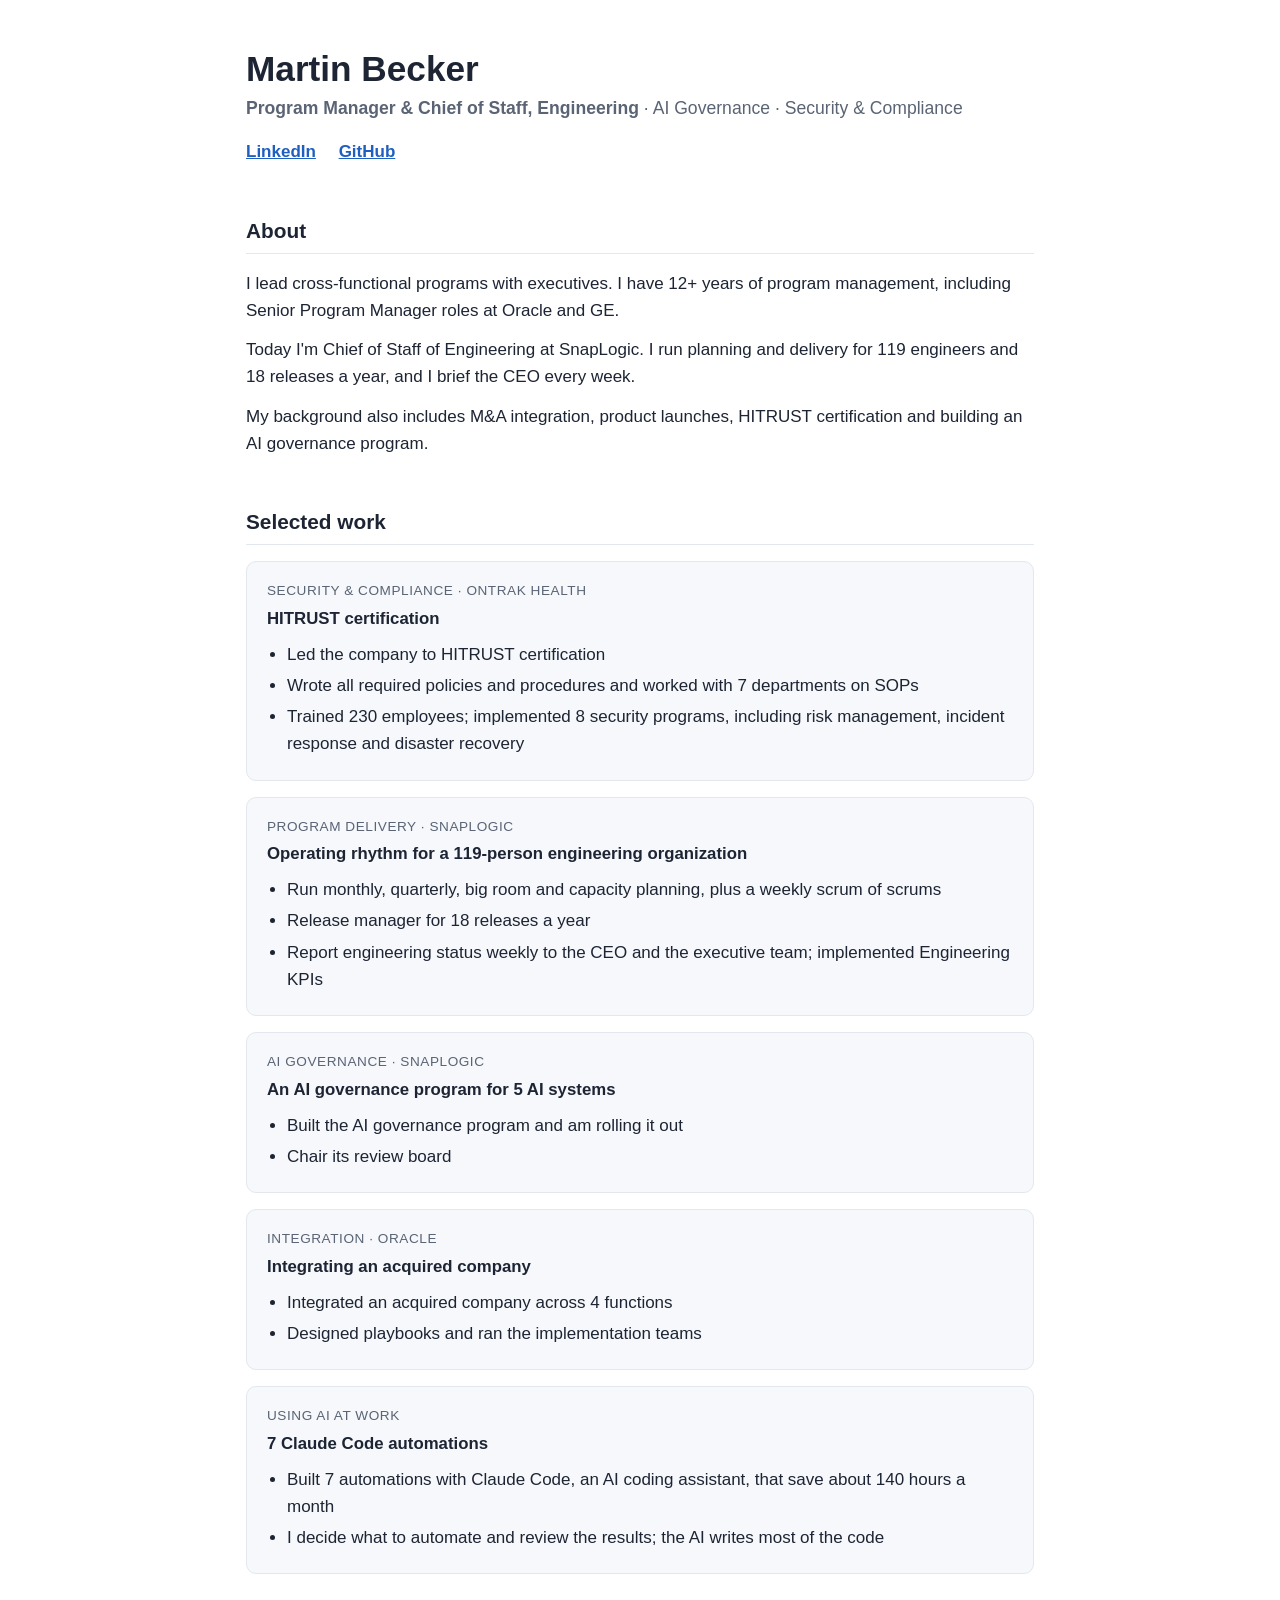
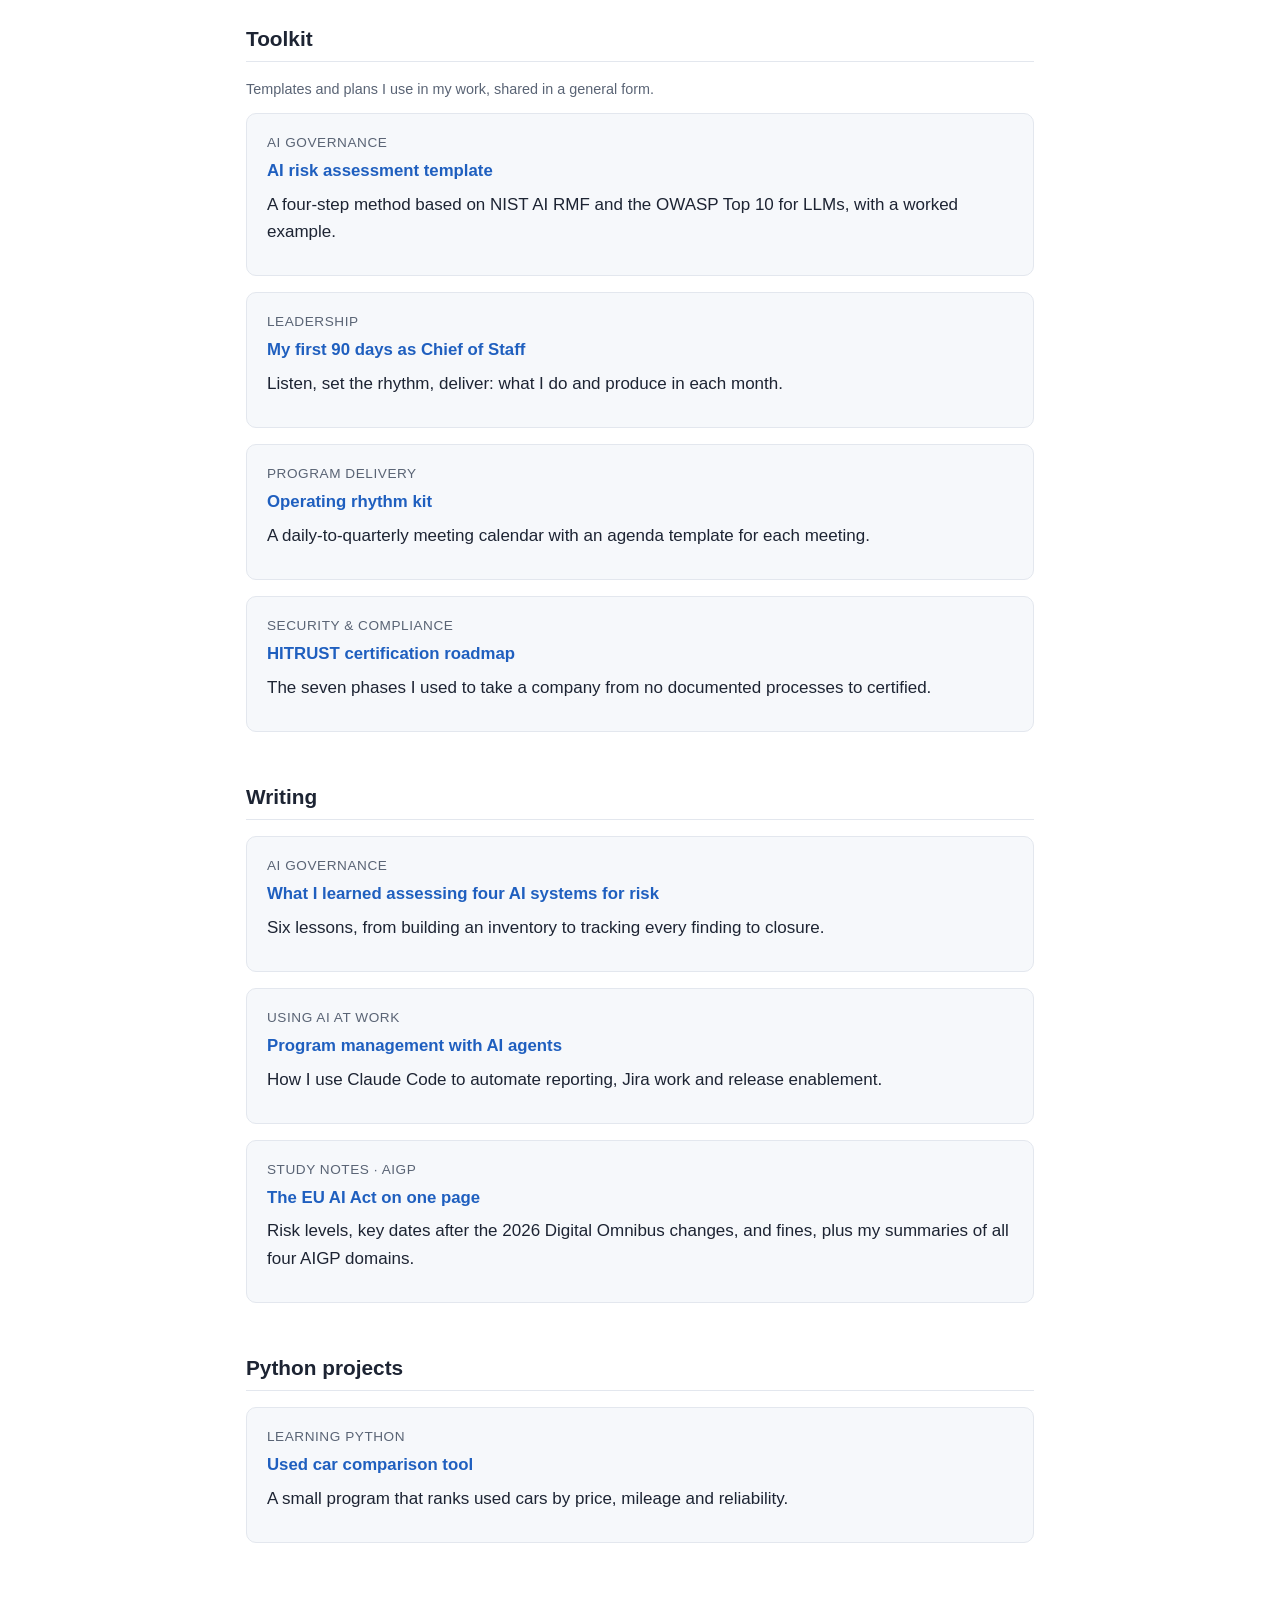
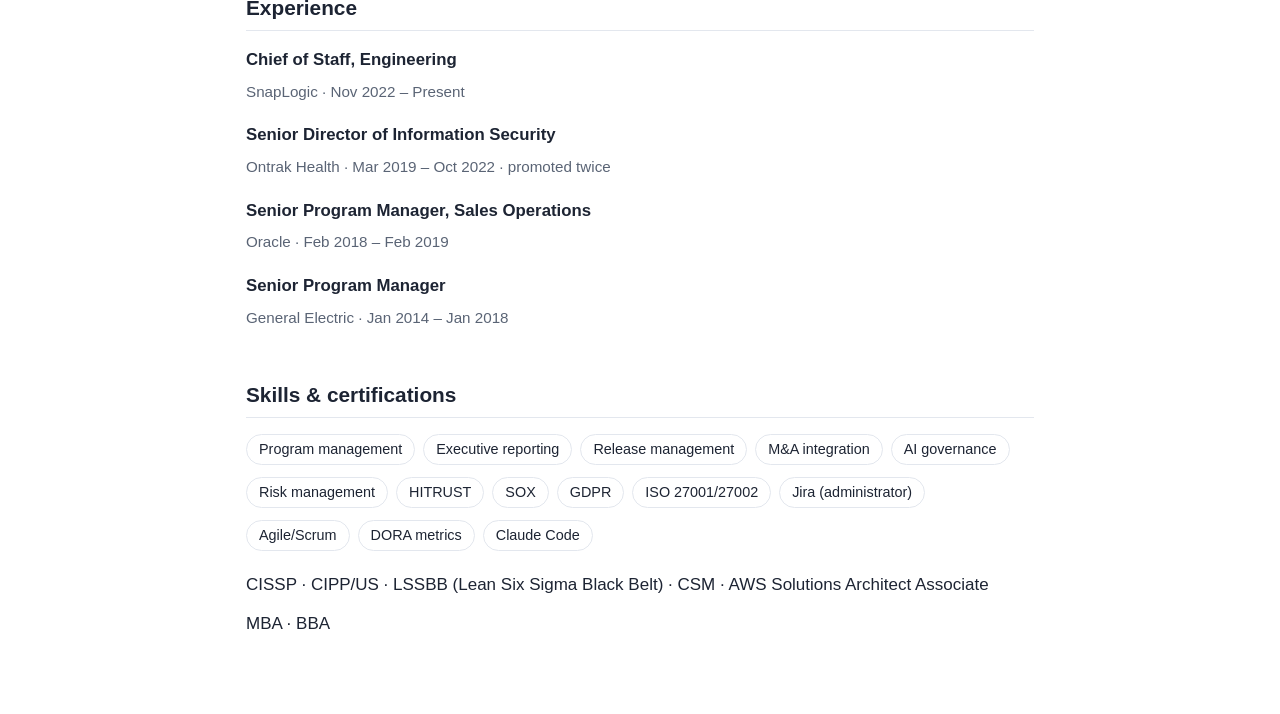
<file: index.html>
<!doctype html>
<html lang="en">
<head>
<meta charset="utf-8">
<meta name="viewport" content="width=device-width, initial-scale=1">
<title>Martin Becker | Program Manager &amp; Chief of Staff</title>
<meta name="description" content="Martin Becker: Program Manager and Chief of Staff, Engineering. Program delivery, AI governance, security and compliance.">
<link rel="stylesheet" href="style.css">
</head>
<body>
<main>

  <header>
    <h1>Martin Becker</h1>
    <p class="tagline"><strong>Program Manager &amp; Chief of Staff, Engineering</strong> · AI Governance · Security &amp; Compliance</p>
    <p class="links">
      <a href="https://www.linkedin.com/in/martinbecker001">LinkedIn</a>
      <a href="https://github.com/martinbecker001">GitHub</a>
    </p>
  </header>

  <section>
    <h2>About</h2>
    <p>I lead cross-functional programs with executives. I have 12+ years of program management, including Senior Program Manager roles at Oracle and GE.</p>
    <p>Today I'm Chief of Staff of Engineering at SnapLogic. I run planning and delivery for 119 engineers and 18 releases a year, and I brief the CEO every week.</p>
    <p>My background also includes M&amp;A integration, product launches, HITRUST certification and building an AI governance program.</p>
  </section>

  <section>
    <h2>Selected work</h2>
    <div class="cards">

      <div class="card">
        <div class="label">Security &amp; compliance · Ontrak Health</div>
        <h3>HITRUST certification</h3>
        <ul>
          <li>Led the company to HITRUST certification</li>
          <li>Wrote all required policies and procedures and worked with 7 departments on SOPs</li>
          <li>Trained 230 employees; implemented 8 security programs, including risk management, incident response and disaster recovery</li>
        </ul>
      </div>

      <div class="card">
        <div class="label">Program delivery · SnapLogic</div>
        <h3>Operating rhythm for a 119-person engineering organization</h3>
        <ul>
          <li>Run monthly, quarterly, big room and capacity planning, plus a weekly scrum of scrums</li>
          <li>Release manager for 18 releases a year</li>
          <li>Report engineering status weekly to the CEO and the executive team; implemented Engineering KPIs</li>
        </ul>
      </div>

      <div class="card">
        <div class="label">AI governance · SnapLogic</div>
        <h3>An AI governance program for 5 AI systems</h3>
        <ul>
          <li>Built the AI governance program and am rolling it out</li>
          <li>Chair its review board</li>
        </ul>
      </div>

      <div class="card">
        <div class="label">Integration · Oracle</div>
        <h3>Integrating an acquired company</h3>
        <ul>
          <li>Integrated an acquired company across 4 functions</li>
          <li>Designed playbooks and ran the implementation teams</li>
        </ul>
      </div>

      <div class="card">
        <div class="label">Using AI at work</div>
        <h3>7 Claude Code automations</h3>
        <ul>
          <li>Built 7 automations with Claude Code, an AI coding assistant, that save about 140 hours a month</li>
          <li>I decide what to automate and review the results; the AI writes most of the code</li>
        </ul>
      </div>

    </div>
  </section>

  <section>
    <h2>Toolkit</h2>
    <p class="note">Templates and plans I use in my work, shared in a general form.</p>
    <div class="cards">
      <div class="card"><div class="label">AI governance</div>
        <h3><a href="ai-risk-assessment.html">AI risk assessment template</a></h3>
        <p>A four-step method based on NIST AI RMF and the OWASP Top 10 for LLMs, with a worked example.</p></div>
      <div class="card"><div class="label">Leadership</div>
        <h3><a href="first-90-days.html">My first 90 days as Chief of Staff</a></h3>
        <p>Listen, set the rhythm, deliver: what I do and produce in each month.</p></div>
      <div class="card"><div class="label">Program delivery</div>
        <h3><a href="operating-rhythm.html">Operating rhythm kit</a></h3>
        <p>A daily-to-quarterly meeting calendar with an agenda template for each meeting.</p></div>
      <div class="card"><div class="label">Security &amp; compliance</div>
        <h3><a href="hitrust-roadmap.html">HITRUST certification roadmap</a></h3>
        <p>The seven phases I used to take a company from no documented processes to certified.</p></div>
    </div>
  </section>

  <section>
    <h2>Writing</h2>
    <div class="cards">
      <div class="card"><div class="label">AI governance</div>
        <h3><a href="ai-risk-lessons.html">What I learned assessing four AI systems for risk</a></h3>
        <p>Six lessons, from building an inventory to tracking every finding to closure.</p></div>
      <div class="card"><div class="label">Using AI at work</div>
        <h3><a href="pm-with-ai-agents.html">Program management with AI agents</a></h3>
        <p>How I use Claude Code to automate reporting, Jira work and release enablement.</p></div>
      <div class="card"><div class="label">Study notes · AIGP</div>
        <h3><a href="eu-ai-act.html">The EU AI Act on one page</a></h3>
        <p>Risk levels, key dates after the 2026 Digital Omnibus changes, and fines, plus my summaries of all four AIGP domains.</p></div>
    </div>
  </section>

  <section>
    <h2>Python projects</h2>
    <div class="cards">
      <div class="card"><div class="label">Learning Python</div>
        <h3><a href="car-compare.html">Used car comparison tool</a></h3>
        <p>A small program that ranks used cars by price, mileage and reliability.</p></div>
    </div>
  </section>

  <section>
    <h2>Experience</h2>
    <div class="role">
      <h3>Chief of Staff, Engineering</h3>
      <div class="where">SnapLogic · Nov 2022 – Present</div>
    </div>
    <div class="role">
      <h3>Senior Director of Information Security</h3>
      <div class="where">Ontrak Health · Mar 2019 – Oct 2022 · promoted twice</div>
    </div>
    <div class="role">
      <h3>Senior Program Manager, Sales Operations</h3>
      <div class="where">Oracle · Feb 2018 – Feb 2019</div>
    </div>
    <div class="role">
      <h3>Senior Program Manager</h3>
      <div class="where">General Electric · Jan 2014 – Jan 2018</div>
    </div>
  </section>

  <section>
    <h2>Skills &amp; certifications</h2>
    <ul class="tags">
      <li>Program management</li><li>Executive reporting</li><li>Release management</li>
      <li>M&amp;A integration</li><li>AI governance</li><li>Risk management</li>
      <li>HITRUST</li><li>SOX</li><li>GDPR</li><li>ISO 27001/27002</li>
      <li>Jira (administrator)</li><li>Agile/Scrum</li><li>DORA metrics</li><li>Claude Code</li>
    </ul>
    <p style="margin-top:16px">CISSP · CIPP/US · LSSBB (Lean Six Sigma Black Belt) · CSM · AWS Solutions Architect Associate</p>
    <p>MBA · BBA</p>
  </section>

</main>
</body>
</html>
</file>
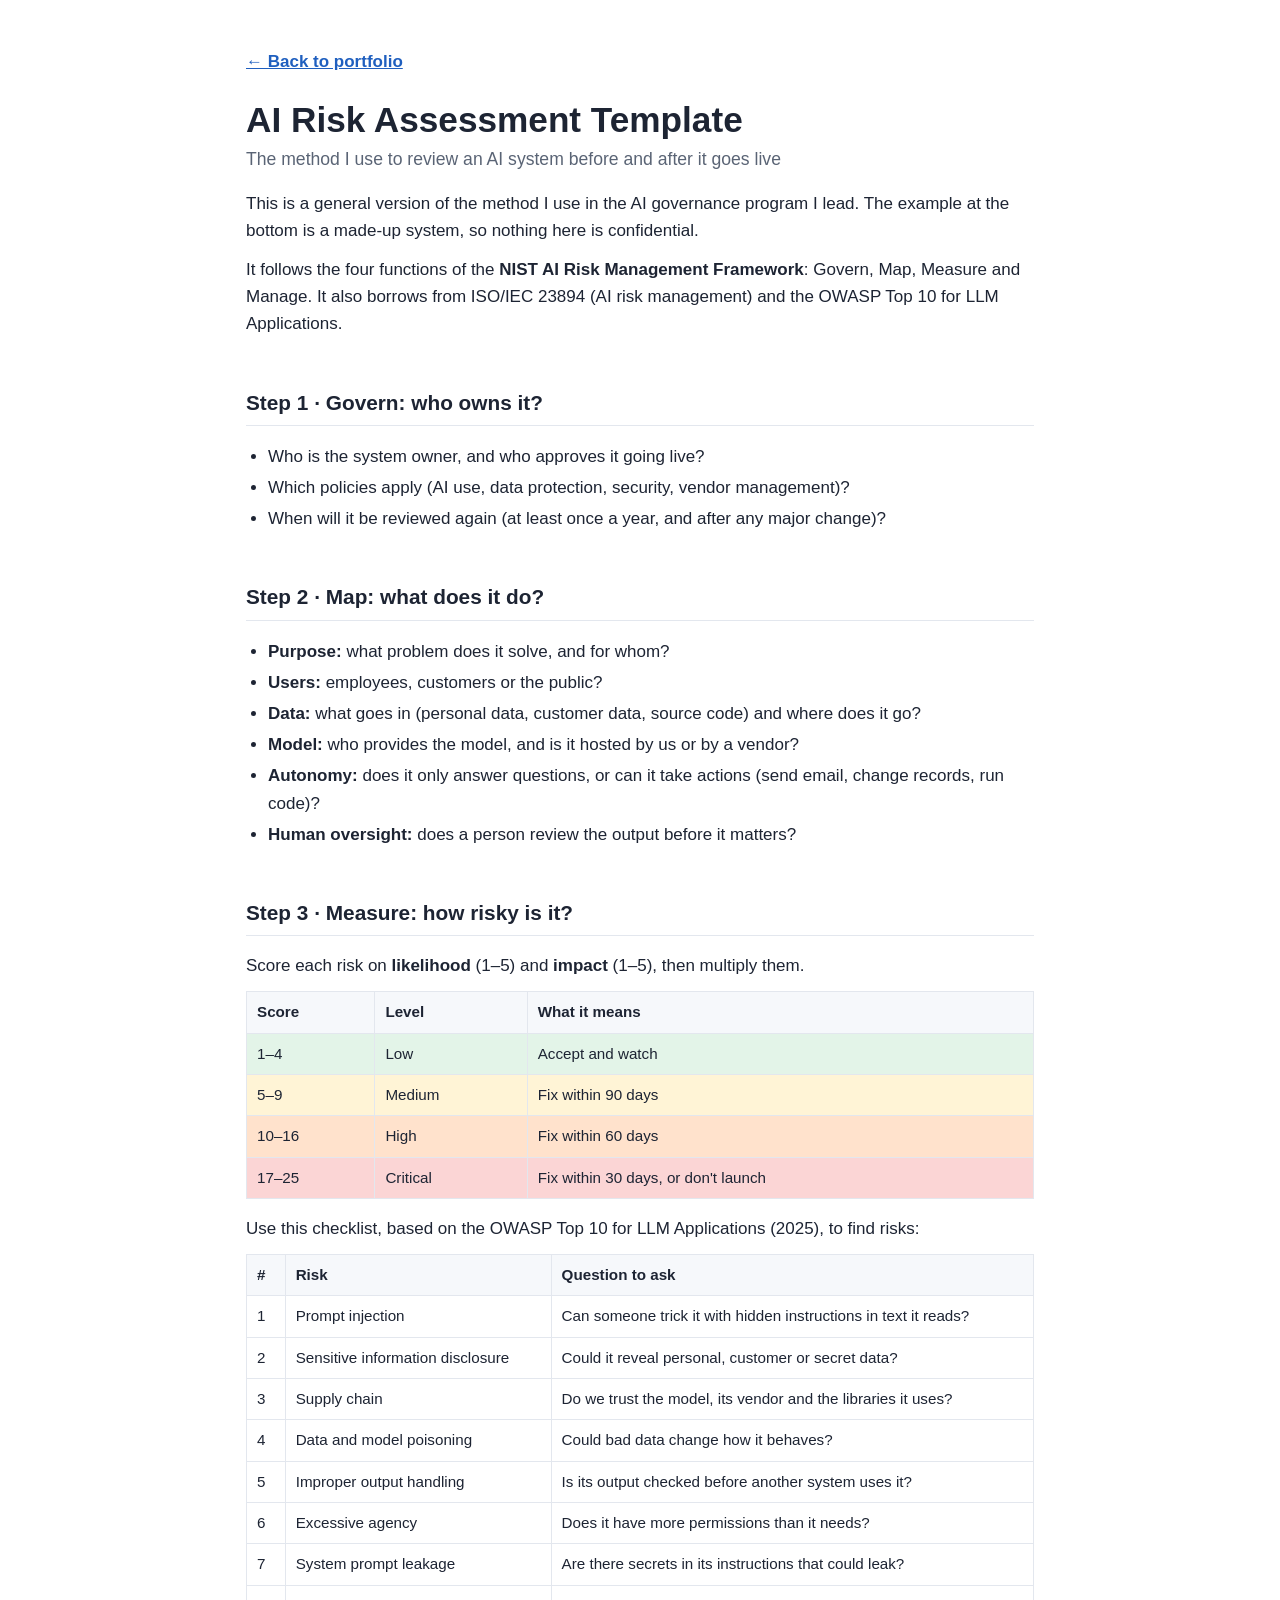
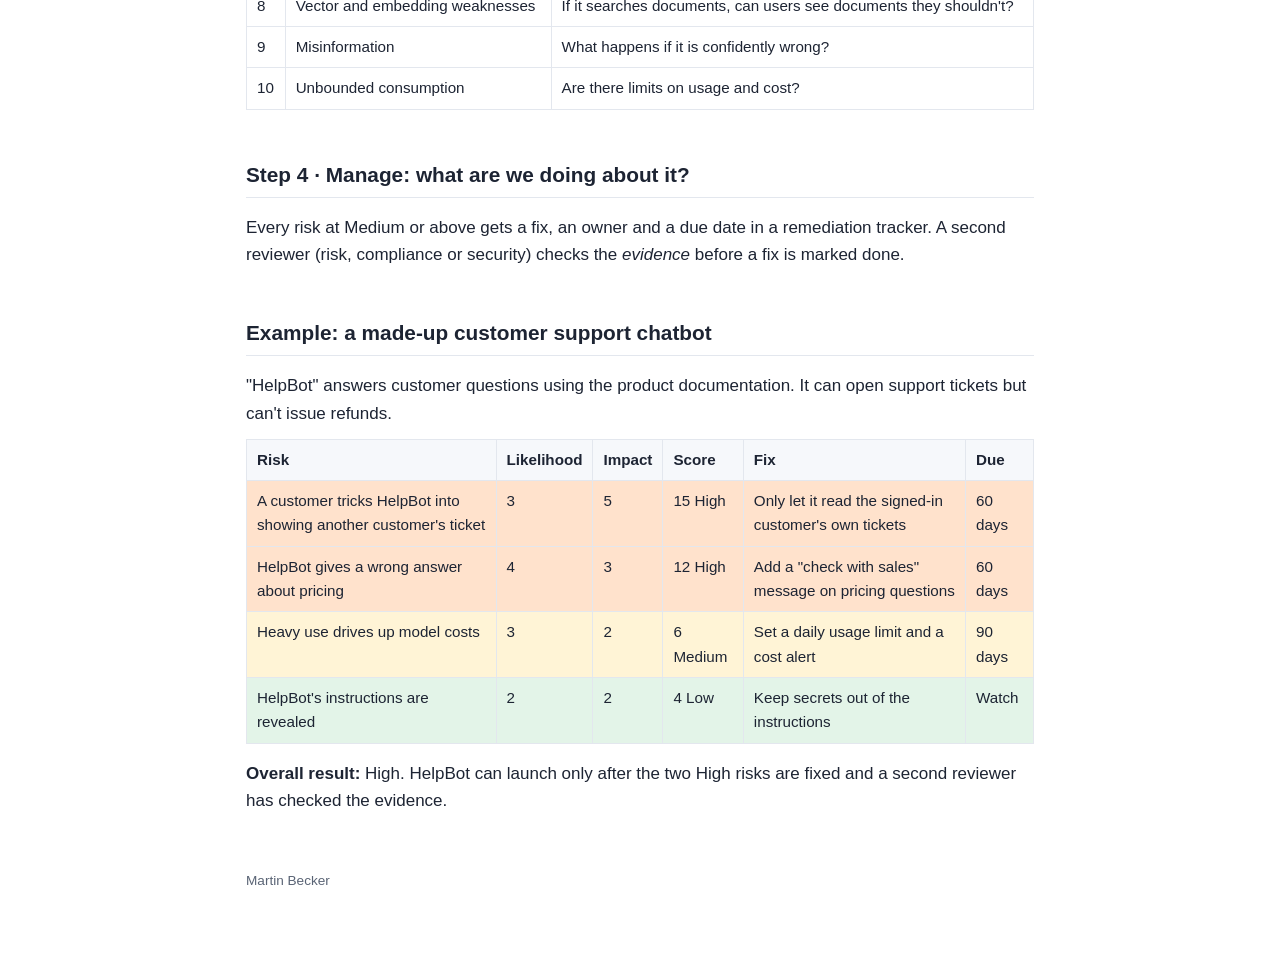
<file: ai-risk-assessment.html>
<!doctype html>
<html lang="en">
<head>
<meta charset="utf-8">
<meta name="viewport" content="width=device-width, initial-scale=1">
<title>AI Risk Assessment Template | Martin Becker</title>
<meta name="description" content="A practical template for assessing the risk of an AI system, aligned with NIST AI RMF, ISO/IEC 23894 and the OWASP Top 10 for LLM Applications.">
<link rel="stylesheet" href="style.css">
</head>
<body>
<main>
  <a class="back" href="index.html">← Back to portfolio</a>
  <h1>AI Risk Assessment Template</h1>
  <p class="tagline">The method I use to review an AI system before and after it goes live</p>

  <p>This is a general version of the method I use in the AI governance program I lead. The example at the bottom is a made-up system, so nothing here is confidential.</p>
  <p>It follows the four functions of the <strong>NIST AI Risk Management Framework</strong>: Govern, Map, Measure and Manage. It also borrows from ISO/IEC 23894 (AI risk management) and the OWASP Top 10 for LLM Applications.</p>

  <h2>Step 1 · Govern: who owns it?</h2>
  <ul>
    <li>Who is the system owner, and who approves it going live?</li>
    <li>Which policies apply (AI use, data protection, security, vendor management)?</li>
    <li>When will it be reviewed again (at least once a year, and after any major change)?</li>
  </ul>

  <h2>Step 2 · Map: what does it do?</h2>
  <ul>
    <li><strong>Purpose:</strong> what problem does it solve, and for whom?</li>
    <li><strong>Users:</strong> employees, customers or the public?</li>
    <li><strong>Data:</strong> what goes in (personal data, customer data, source code) and where does it go?</li>
    <li><strong>Model:</strong> who provides the model, and is it hosted by us or by a vendor?</li>
    <li><strong>Autonomy:</strong> does it only answer questions, or can it take actions (send email, change records, run code)?</li>
    <li><strong>Human oversight:</strong> does a person review the output before it matters?</li>
  </ul>

  <h2>Step 3 · Measure: how risky is it?</h2>
  <p>Score each risk on <strong>likelihood</strong> (1–5) and <strong>impact</strong> (1–5), then multiply them.</p>
  <div class="table-wrap"><table>
    <tr><th>Score</th><th>Level</th><th>What it means</th></tr>
    <tr class="low"><td>1–4</td><td>Low</td><td>Accept and watch</td></tr>
    <tr class="medium"><td>5–9</td><td>Medium</td><td>Fix within 90 days</td></tr>
    <tr class="high"><td>10–16</td><td>High</td><td>Fix within 60 days</td></tr>
    <tr class="critical"><td>17–25</td><td>Critical</td><td>Fix within 30 days, or don't launch</td></tr>
  </table></div>

  <p>Use this checklist, based on the OWASP Top 10 for LLM Applications (2025), to find risks:</p>
  <div class="table-wrap"><table>
    <tr><th>#</th><th>Risk</th><th>Question to ask</th></tr>
    <tr><td>1</td><td>Prompt injection</td><td>Can someone trick it with hidden instructions in text it reads?</td></tr>
    <tr><td>2</td><td>Sensitive information disclosure</td><td>Could it reveal personal, customer or secret data?</td></tr>
    <tr><td>3</td><td>Supply chain</td><td>Do we trust the model, its vendor and the libraries it uses?</td></tr>
    <tr><td>4</td><td>Data and model poisoning</td><td>Could bad data change how it behaves?</td></tr>
    <tr><td>5</td><td>Improper output handling</td><td>Is its output checked before another system uses it?</td></tr>
    <tr><td>6</td><td>Excessive agency</td><td>Does it have more permissions than it needs?</td></tr>
    <tr><td>7</td><td>System prompt leakage</td><td>Are there secrets in its instructions that could leak?</td></tr>
    <tr><td>8</td><td>Vector and embedding weaknesses</td><td>If it searches documents, can users see documents they shouldn't?</td></tr>
    <tr><td>9</td><td>Misinformation</td><td>What happens if it is confidently wrong?</td></tr>
    <tr><td>10</td><td>Unbounded consumption</td><td>Are there limits on usage and cost?</td></tr>
  </table></div>

  <h2>Step 4 · Manage: what are we doing about it?</h2>
  <p>Every risk at Medium or above gets a fix, an owner and a due date in a remediation tracker. A second reviewer (risk, compliance or security) checks the <em>evidence</em> before a fix is marked done.</p>

  <h2>Example: a made-up customer support chatbot</h2>
  <p>"HelpBot" answers customer questions using the product documentation. It can open support tickets but can't issue refunds.</p>
  <div class="table-wrap"><table>
    <tr><th>Risk</th><th>Likelihood</th><th>Impact</th><th>Score</th><th>Fix</th><th>Due</th></tr>
    <tr class="high"><td>A customer tricks HelpBot into showing another customer's ticket</td><td>3</td><td>5</td><td>15 High</td><td>Only let it read the signed-in customer's own tickets</td><td>60 days</td></tr>
    <tr class="high"><td>HelpBot gives a wrong answer about pricing</td><td>4</td><td>3</td><td>12 High</td><td>Add a "check with sales" message on pricing questions</td><td>60 days</td></tr>
    <tr class="medium"><td>Heavy use drives up model costs</td><td>3</td><td>2</td><td>6 Medium</td><td>Set a daily usage limit and a cost alert</td><td>90 days</td></tr>
    <tr class="low"><td>HelpBot's instructions are revealed</td><td>2</td><td>2</td><td>4 Low</td><td>Keep secrets out of the instructions</td><td>Watch</td></tr>
  </table></div>
  <p><strong>Overall result:</strong> High. HelpBot can launch only after the two High risks are fixed and a second reviewer has checked the evidence.</p>

  <footer>Martin Becker</footer>
</main>
</body>
</html>
</file>
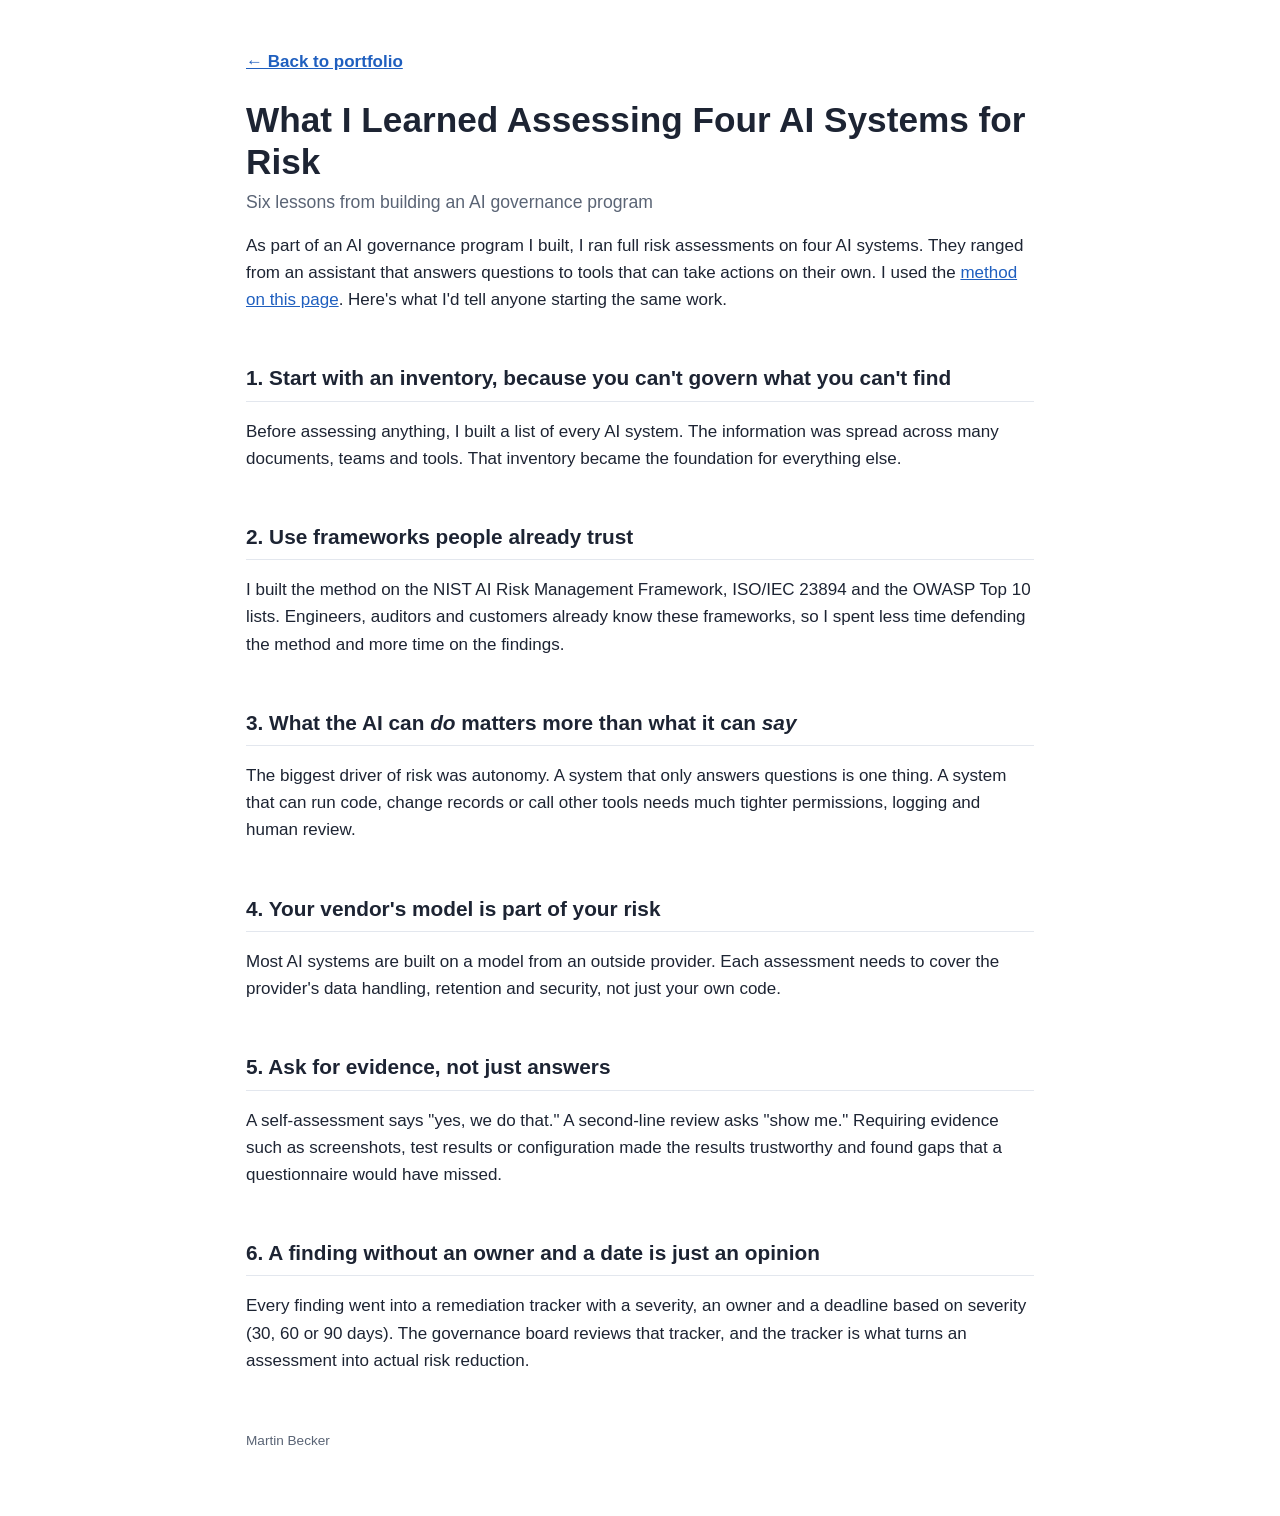
<file: ai-risk-lessons.html>
<!doctype html>
<html lang="en">
<head>
<meta charset="utf-8">
<meta name="viewport" content="width=device-width, initial-scale=1">
<title>Lessons From AI Risk Assessments | Martin Becker</title>
<meta name="description" content="Six lessons from running risk assessments on four AI systems as part of an AI governance program.">
<link rel="stylesheet" href="style.css">
</head>
<body>
<main>
  <a class="back" href="index.html">← Back to portfolio</a>
  <h1>What I Learned Assessing Four AI Systems for Risk</h1>
  <p class="tagline">Six lessons from building an AI governance program</p>

  <p>As part of an AI governance program I built, I ran full risk assessments on four AI systems. They ranged from an assistant that answers questions to tools that can take actions on their own. I used the <a href="ai-risk-assessment.html">method on this page</a>. Here's what I'd tell anyone starting the same work.</p>

  <h2>1. Start with an inventory, because you can't govern what you can't find</h2>
  <p>Before assessing anything, I built a list of every AI system. The information was spread across many documents, teams and tools. That inventory became the foundation for everything else.</p>

  <h2>2. Use frameworks people already trust</h2>
  <p>I built the method on the NIST AI Risk Management Framework, ISO/IEC 23894 and the OWASP Top 10 lists. Engineers, auditors and customers already know these frameworks, so I spent less time defending the method and more time on the findings.</p>

  <h2>3. What the AI can <em>do</em> matters more than what it can <em>say</em></h2>
  <p>The biggest driver of risk was autonomy. A system that only answers questions is one thing. A system that can run code, change records or call other tools needs much tighter permissions, logging and human review.</p>

  <h2>4. Your vendor's model is part of your risk</h2>
  <p>Most AI systems are built on a model from an outside provider. Each assessment needs to cover the provider's data handling, retention and security, not just your own code.</p>

  <h2>5. Ask for evidence, not just answers</h2>
  <p>A self-assessment says "yes, we do that." A second-line review asks "show me." Requiring evidence such as screenshots, test results or configuration made the results trustworthy and found gaps that a questionnaire would have missed.</p>

  <h2>6. A finding without an owner and a date is just an opinion</h2>
  <p>Every finding went into a remediation tracker with a severity, an owner and a deadline based on severity (30, 60 or 90 days). The governance board reviews that tracker, and the tracker is what turns an assessment into actual risk reduction.</p>

  <footer>Martin Becker</footer>
</main>
</body>
</html>
</file>
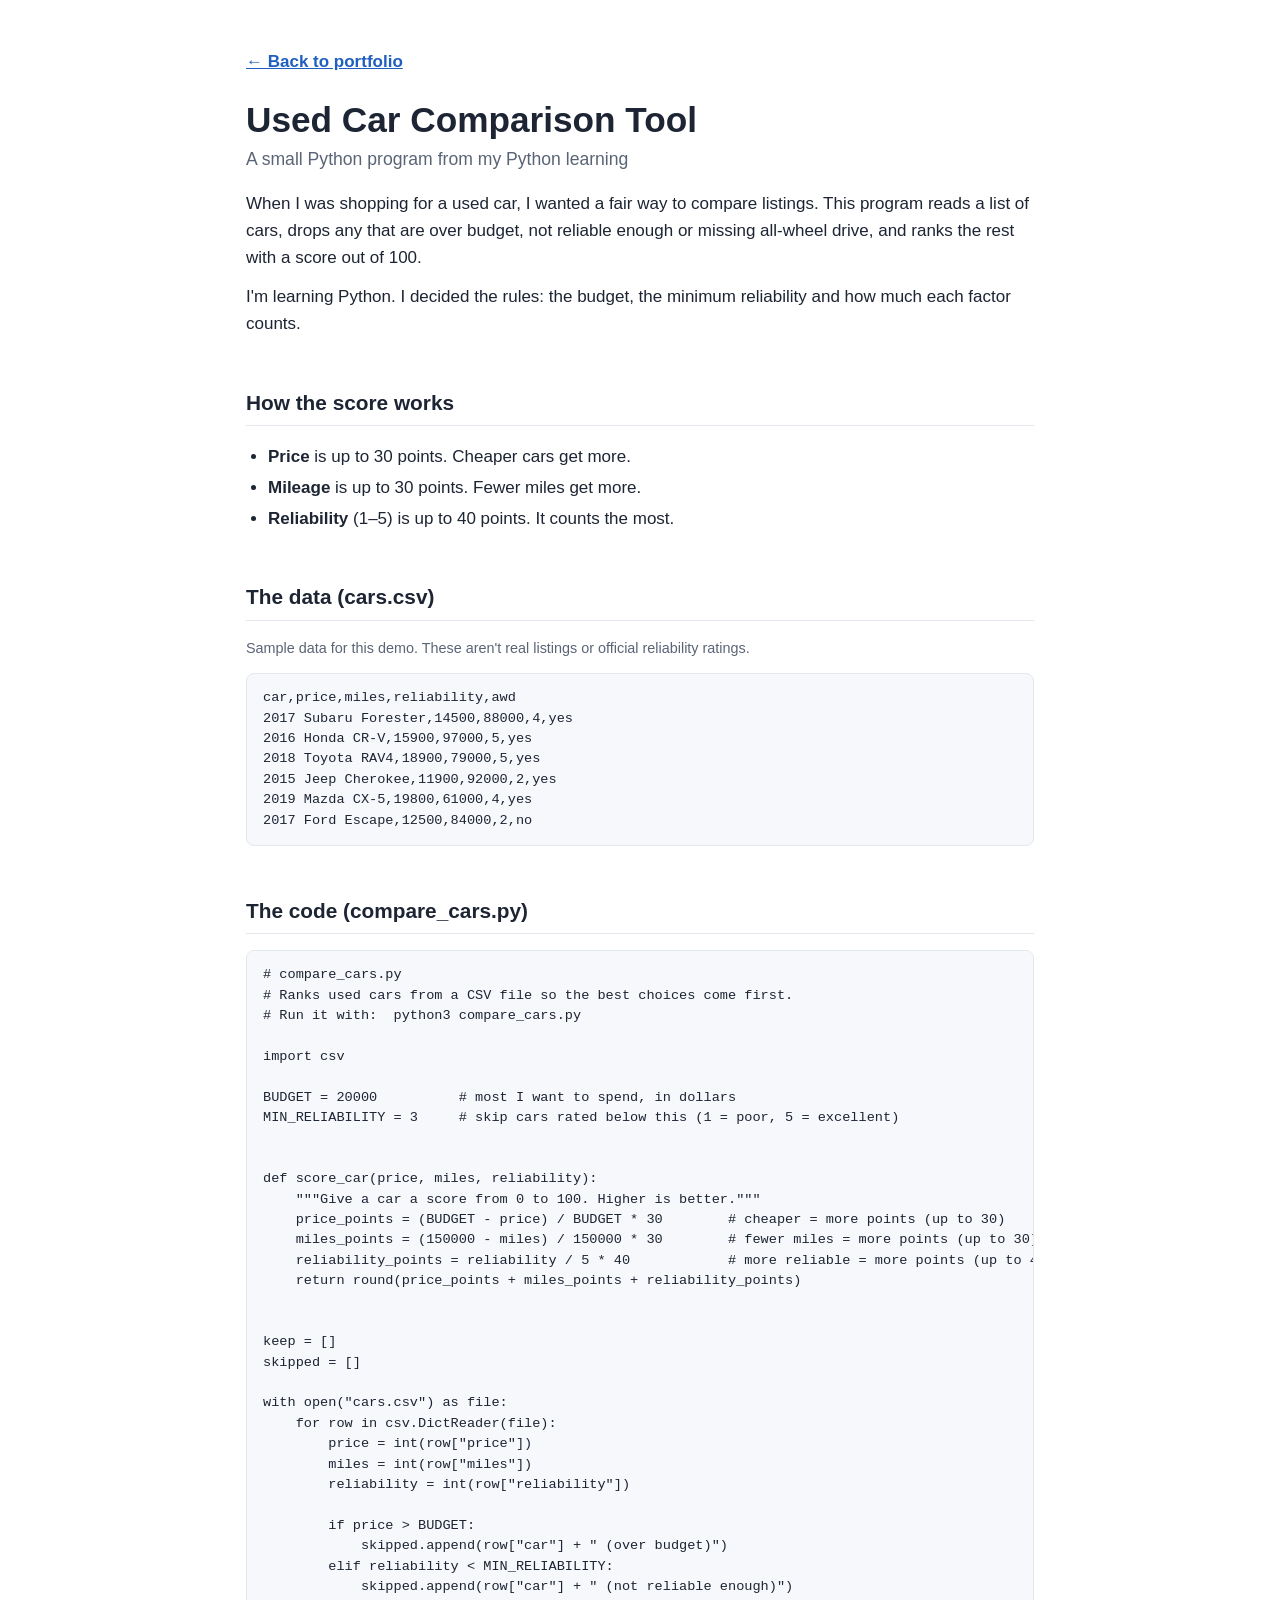
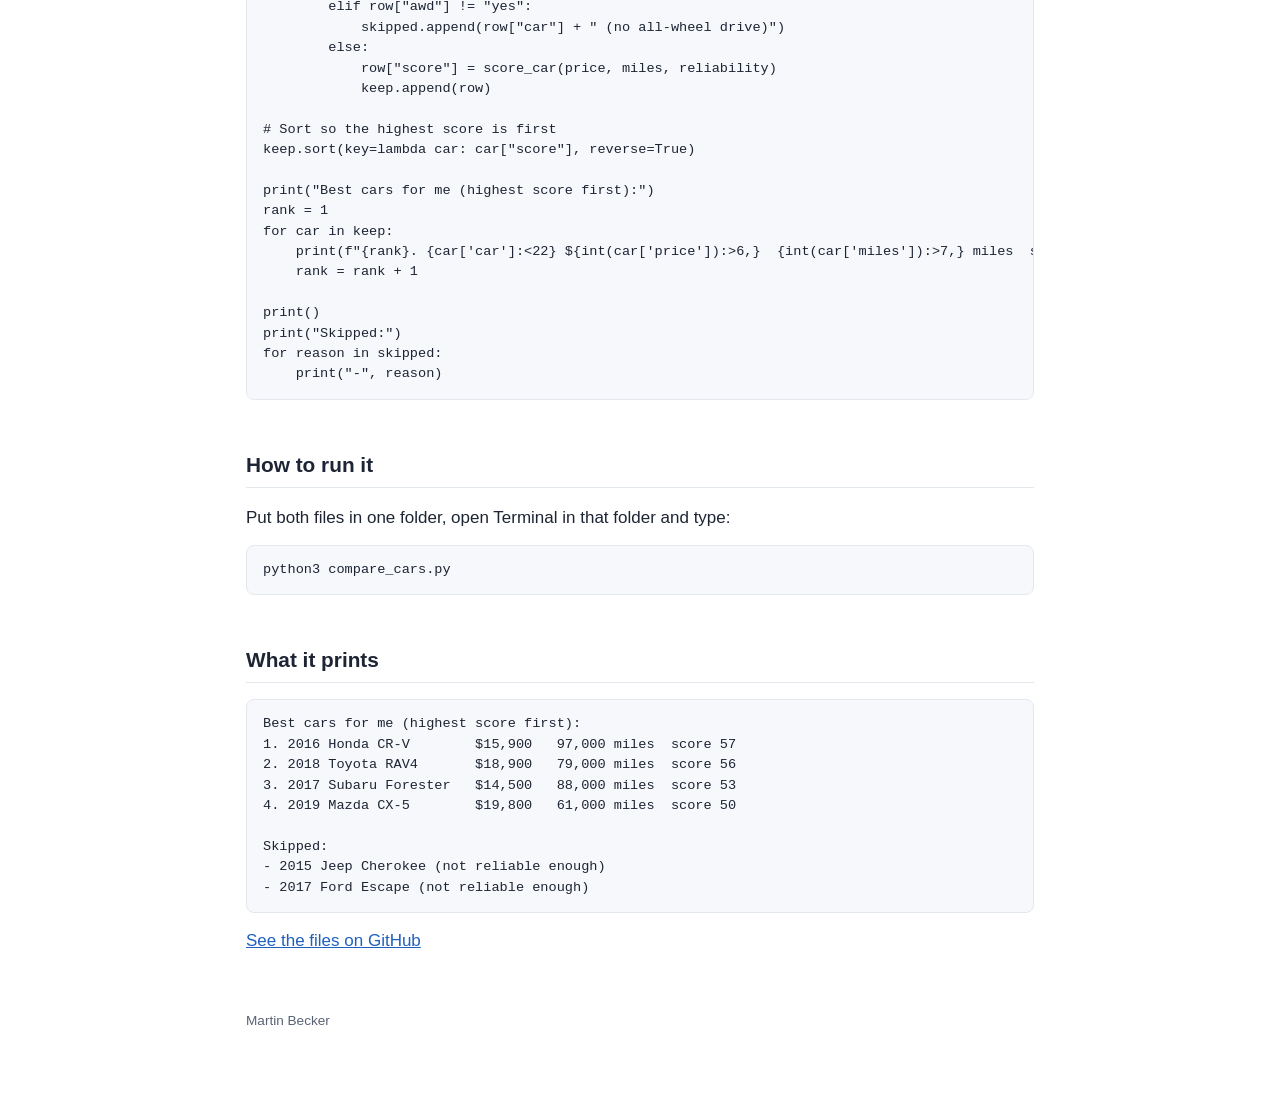
<file: car-compare.html>
<!doctype html>
<html lang="en">
<head>
<meta charset="utf-8">
<meta name="viewport" content="width=device-width, initial-scale=1">
<title>Used Car Comparison Tool | Martin Becker</title>
<meta name="description" content="A small Python program that ranks used cars by price, mileage and reliability: part of my Python learning.">
<link rel="stylesheet" href="style.css">
</head>
<body>
<main>
  <a class="back" href="index.html">← Back to portfolio</a>
  <h1>Used Car Comparison Tool</h1>
  <p class="tagline">A small Python program from my Python learning</p>

  <p>When I was shopping for a used car, I wanted a fair way to compare listings. This program reads a list of cars, drops any that are over budget, not reliable enough or missing all-wheel drive, and ranks the rest with a score out of 100.</p>
  <p>I'm learning Python. I decided the rules: the budget, the minimum reliability and how much each factor counts.</p>

  <h2>How the score works</h2>
  <ul>
    <li><strong>Price</strong> is up to 30 points. Cheaper cars get more.</li>
    <li><strong>Mileage</strong> is up to 30 points. Fewer miles get more.</li>
    <li><strong>Reliability</strong> (1–5) is up to 40 points. It counts the most.</li>
  </ul>

  <h2>The data (cars.csv)</h2>
  <p class="note">Sample data for this demo. These aren't real listings or official reliability ratings.</p>
<pre><code>car,price,miles,reliability,awd
2017 Subaru Forester,14500,88000,4,yes
2016 Honda CR-V,15900,97000,5,yes
2018 Toyota RAV4,18900,79000,5,yes
2015 Jeep Cherokee,11900,92000,2,yes
2019 Mazda CX-5,19800,61000,4,yes
2017 Ford Escape,12500,84000,2,no</code></pre>

  <h2>The code (compare_cars.py)</h2>
<pre><code># compare_cars.py
# Ranks used cars from a CSV file so the best choices come first.
# Run it with:  python3 compare_cars.py

import csv

BUDGET = 20000          # most I want to spend, in dollars
MIN_RELIABILITY = 3     # skip cars rated below this (1 = poor, 5 = excellent)


def score_car(price, miles, reliability):
    """Give a car a score from 0 to 100. Higher is better."""
    price_points = (BUDGET - price) / BUDGET * 30        # cheaper = more points (up to 30)
    miles_points = (150000 - miles) / 150000 * 30        # fewer miles = more points (up to 30)
    reliability_points = reliability / 5 * 40            # more reliable = more points (up to 40)
    return round(price_points + miles_points + reliability_points)


keep = []
skipped = []

with open("cars.csv") as file:
    for row in csv.DictReader(file):
        price = int(row["price"])
        miles = int(row["miles"])
        reliability = int(row["reliability"])

        if price &gt; BUDGET:
            skipped.append(row["car"] + " (over budget)")
        elif reliability &lt; MIN_RELIABILITY:
            skipped.append(row["car"] + " (not reliable enough)")
        elif row["awd"] != "yes":
            skipped.append(row["car"] + " (no all-wheel drive)")
        else:
            row["score"] = score_car(price, miles, reliability)
            keep.append(row)

# Sort so the highest score is first
keep.sort(key=lambda car: car["score"], reverse=True)

print("Best cars for me (highest score first):")
rank = 1
for car in keep:
    print(f"{rank}. {car['car']:&lt;22} ${int(car['price']):&gt;6,}  {int(car['miles']):&gt;7,} miles  score {car['score']}")
    rank = rank + 1

print()
print("Skipped:")
for reason in skipped:
    print("-", reason)</code></pre>

  <h2>How to run it</h2>
  <p>Put both files in one folder, open Terminal in that folder and type:</p>
<pre><code>python3 compare_cars.py</code></pre>

  <h2>What it prints</h2>
<pre><code>Best cars for me (highest score first):
1. 2016 Honda CR-V        $15,900   97,000 miles  score 57
2. 2018 Toyota RAV4       $18,900   79,000 miles  score 56
3. 2017 Subaru Forester   $14,500   88,000 miles  score 53
4. 2019 Mazda CX-5        $19,800   61,000 miles  score 50

Skipped:
- 2015 Jeep Cherokee (not reliable enough)
- 2017 Ford Escape (not reliable enough)</code></pre>

  <p><a href="https://github.com/martinbecker001/martinbecker001.github.io/tree/main/car-compare">See the files on GitHub</a></p>

  <footer>Martin Becker</footer>
</main>
</body>
</html>
</file>
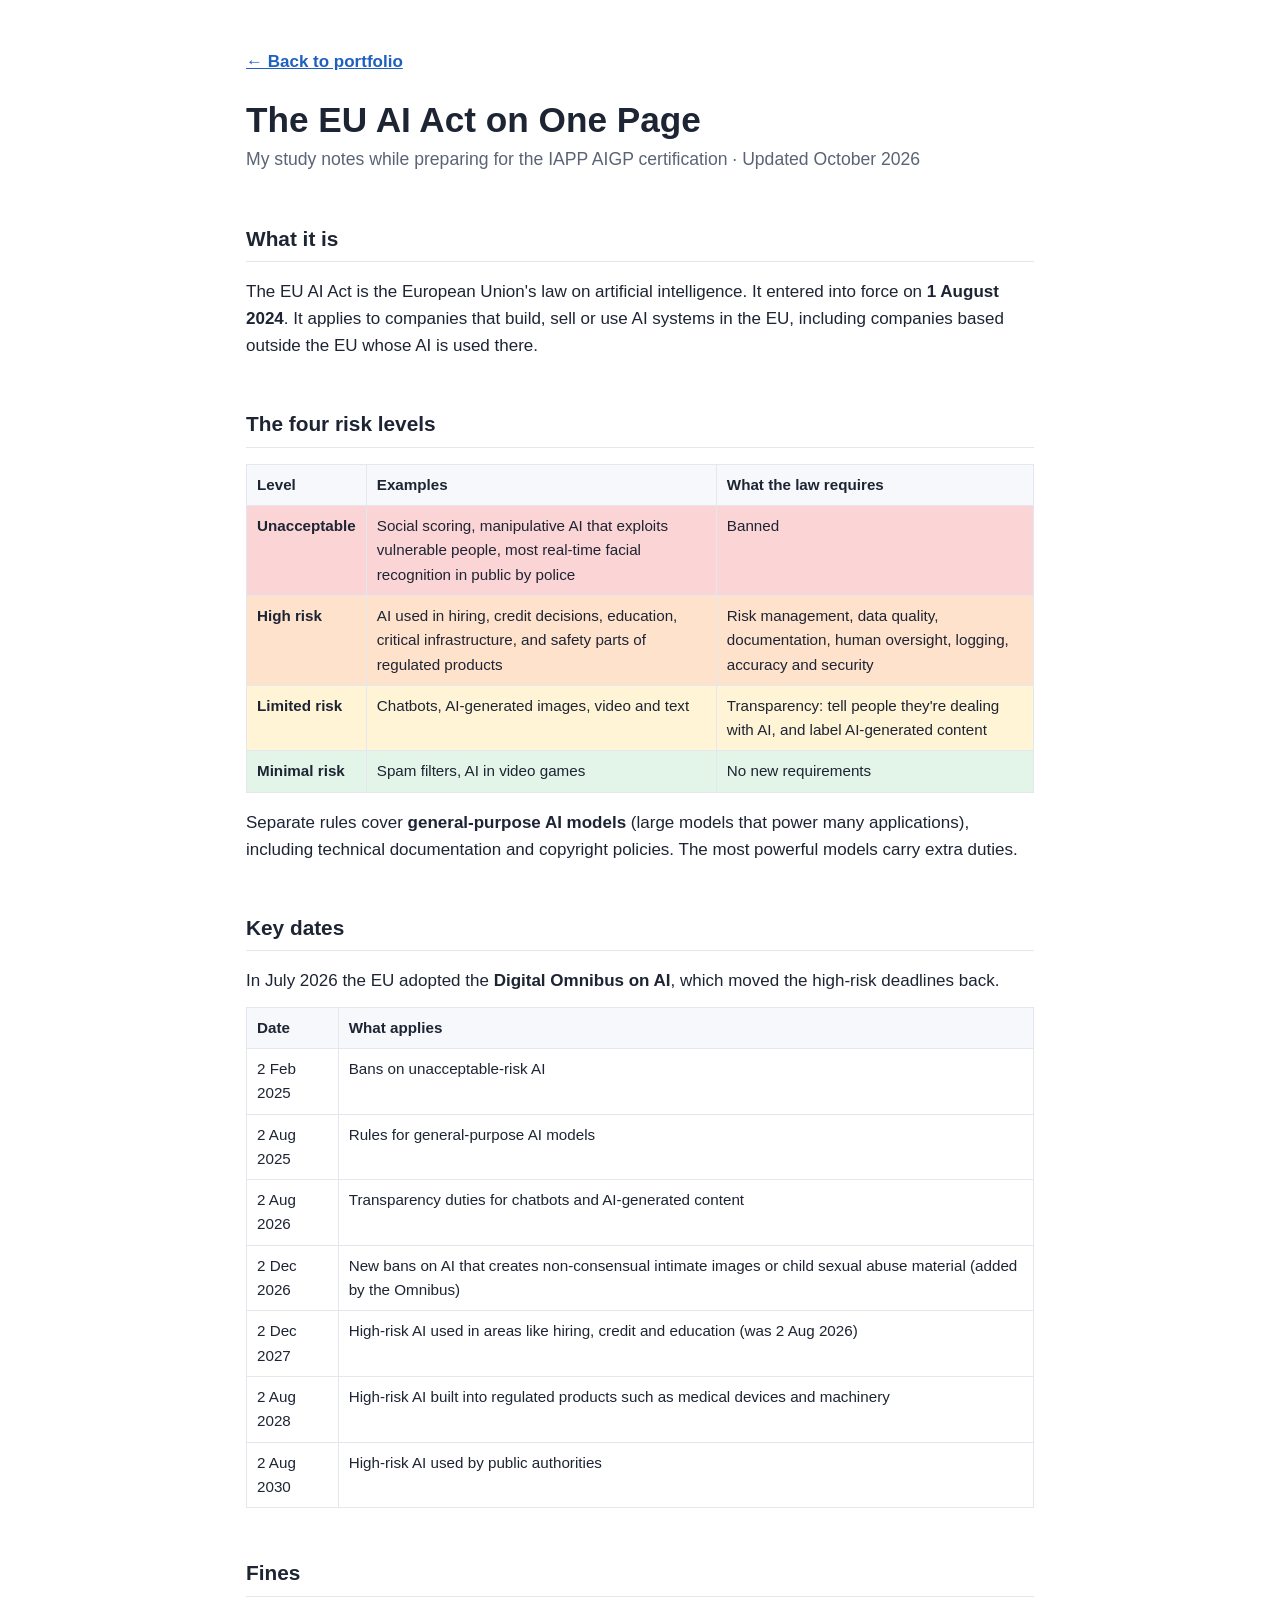
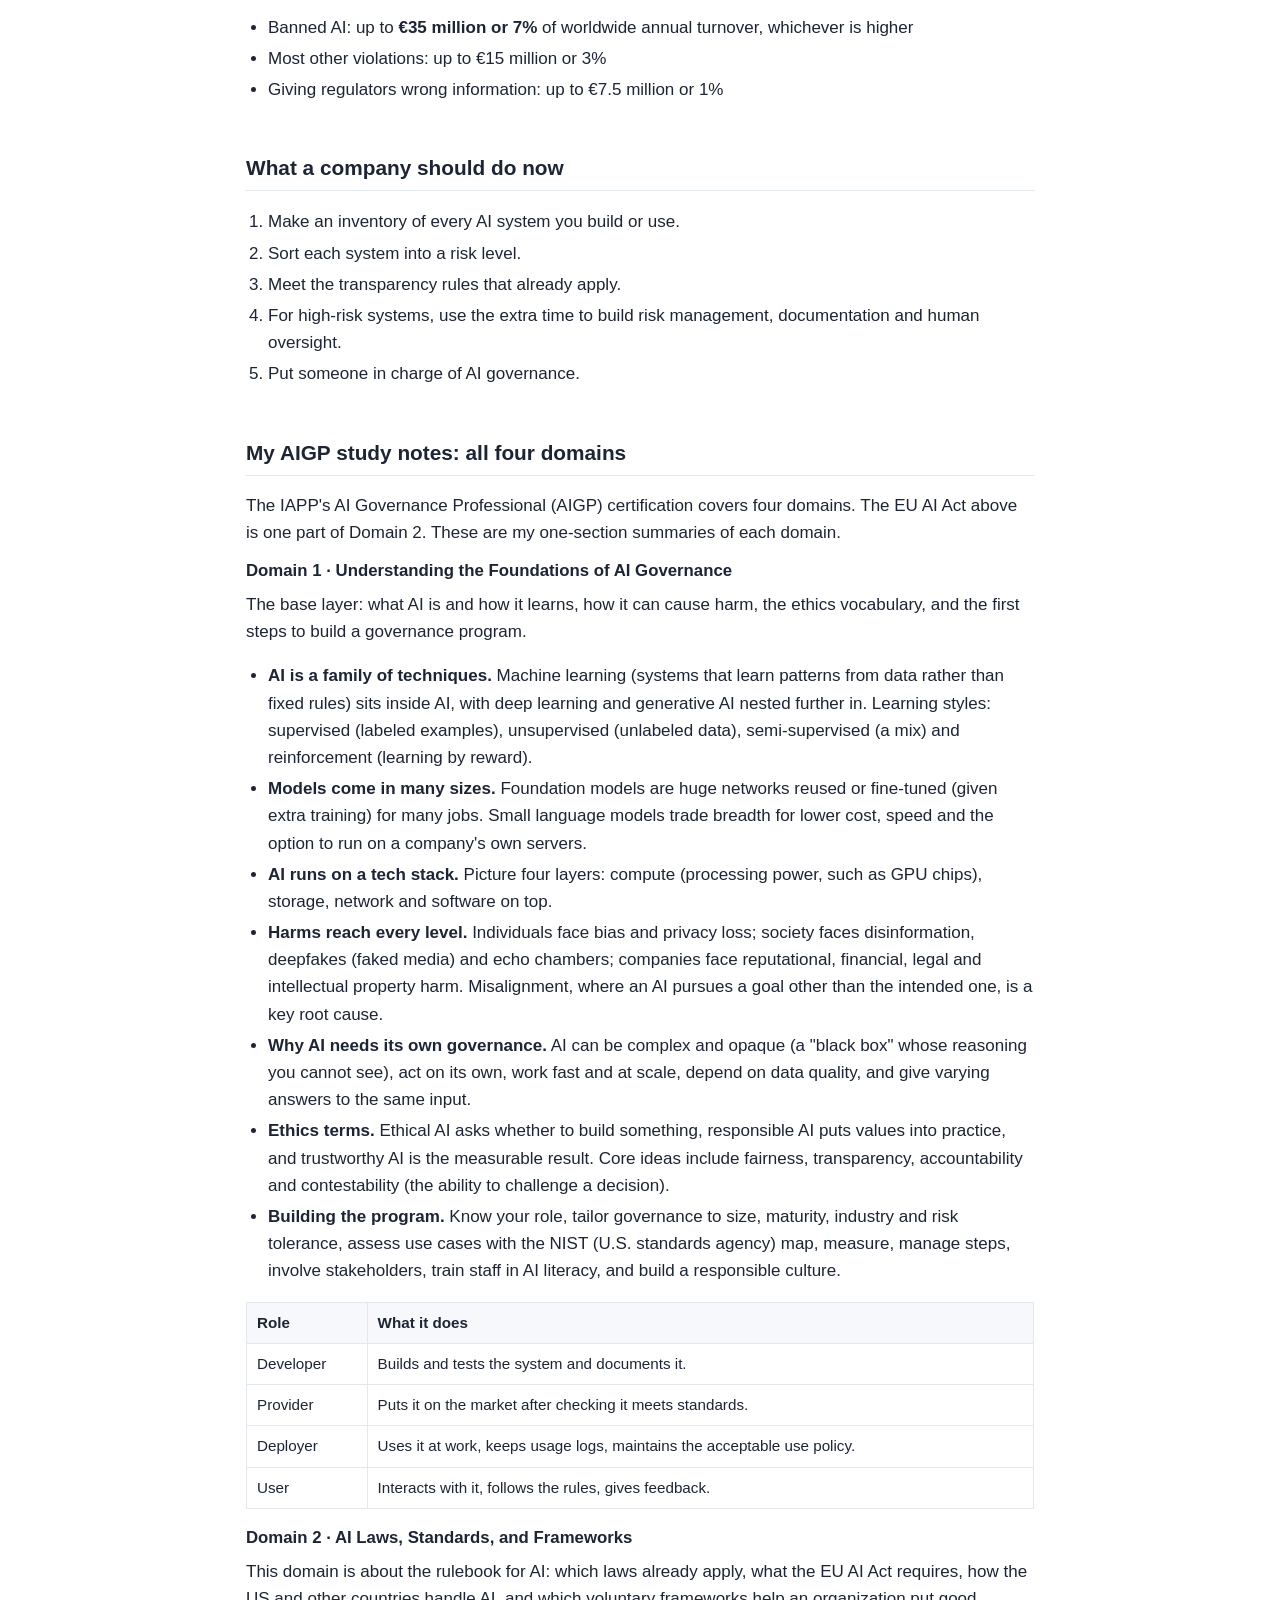
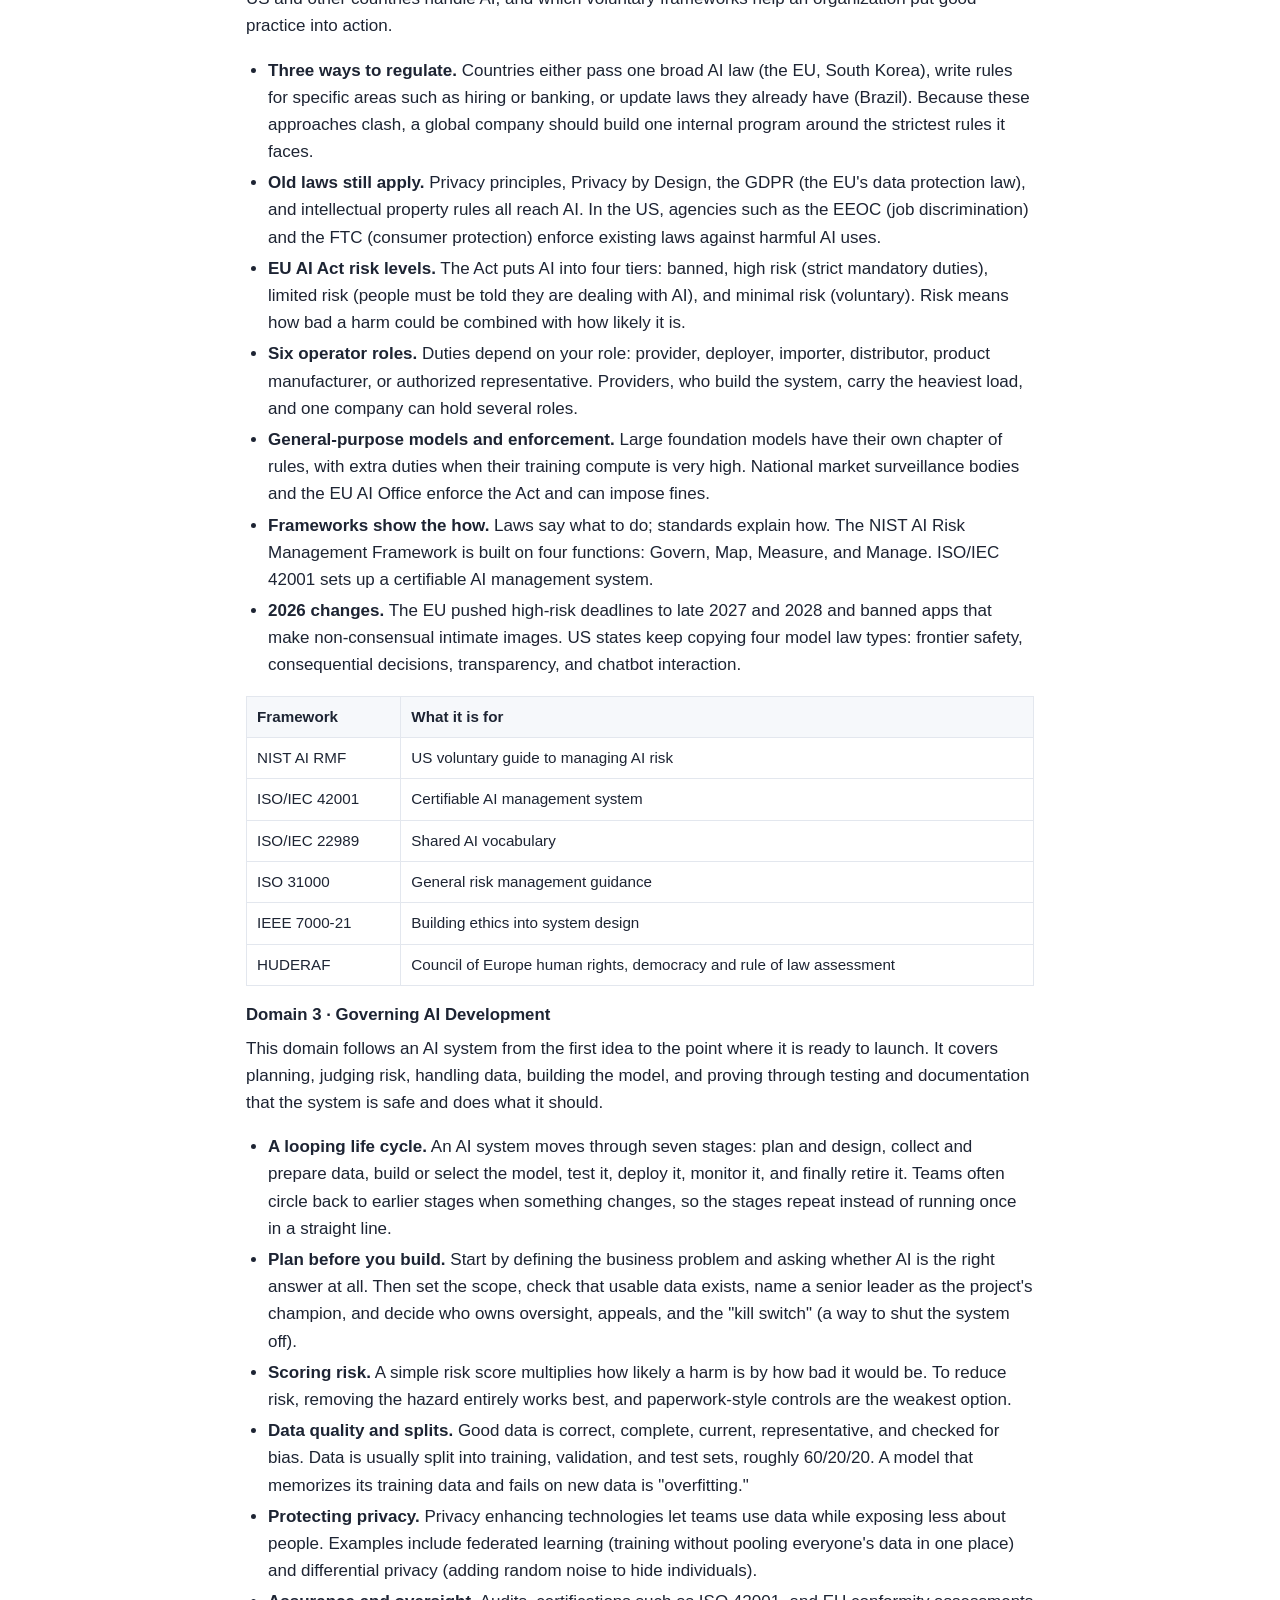
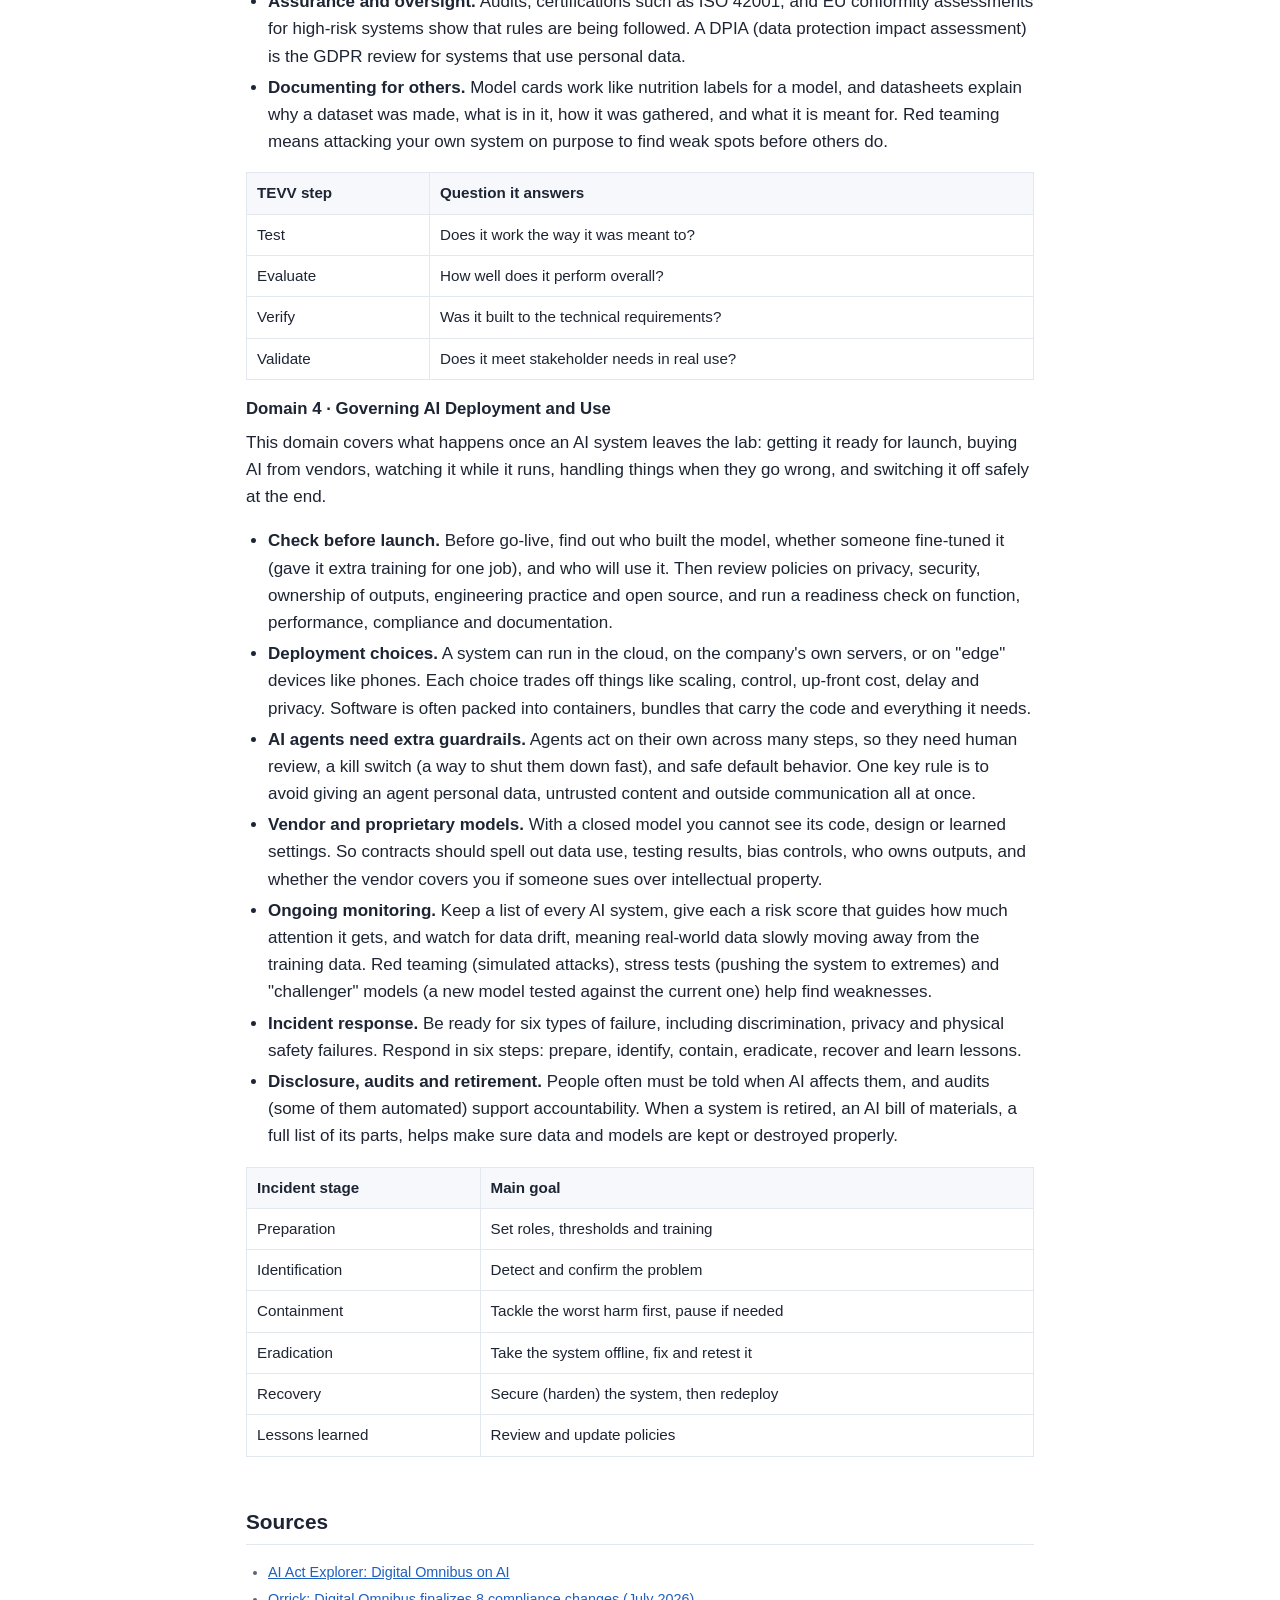
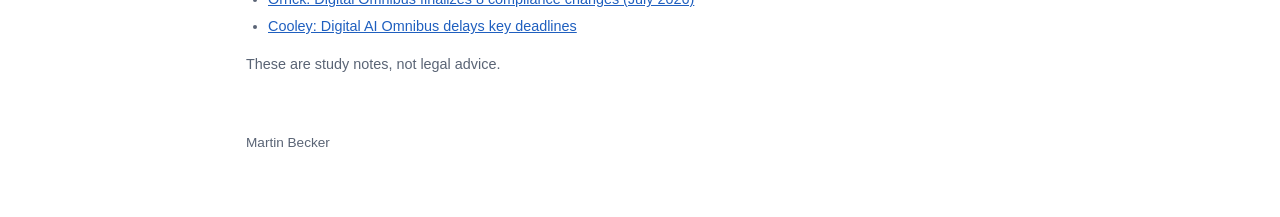
<file: eu-ai-act.html>
<!doctype html>
<html lang="en">
<head>
<meta charset="utf-8">
<meta name="viewport" content="width=device-width, initial-scale=1">
<title>EU AI Act on One Page | Martin Becker</title>
<meta name="description" content="A one-page summary of the EU AI Act: risk levels, who it applies to, and the key dates after the 2026 Digital Omnibus changes.">
<link rel="stylesheet" href="style.css">
</head>
<body>
<main>
  <a class="back" href="index.html">← Back to portfolio</a>
  <h1>The EU AI Act on One Page</h1>
  <p class="tagline">My study notes while preparing for the IAPP AIGP certification · Updated October 2026</p>

  <h2>What it is</h2>
  <p>The EU AI Act is the European Union's law on artificial intelligence. It entered into force on <strong>1 August 2024</strong>. It applies to companies that build, sell or use AI systems in the EU, including companies based outside the EU whose AI is used there.</p>

  <h2>The four risk levels</h2>
  <div class="table-wrap"><table>
    <tr><th>Level</th><th>Examples</th><th>What the law requires</th></tr>
    <tr class="critical"><td><strong>Unacceptable</strong></td><td>Social scoring, manipulative AI that exploits vulnerable people, most real-time facial recognition in public by police</td><td>Banned</td></tr>
    <tr class="high"><td><strong>High risk</strong></td><td>AI used in hiring, credit decisions, education, critical infrastructure, and safety parts of regulated products</td><td>Risk management, data quality, documentation, human oversight, logging, accuracy and security</td></tr>
    <tr class="medium"><td><strong>Limited risk</strong></td><td>Chatbots, AI-generated images, video and text</td><td>Transparency: tell people they're dealing with AI, and label AI-generated content</td></tr>
    <tr class="low"><td><strong>Minimal risk</strong></td><td>Spam filters, AI in video games</td><td>No new requirements</td></tr>
  </table></div>
  <p>Separate rules cover <strong>general-purpose AI models</strong> (large models that power many applications), including technical documentation and copyright policies. The most powerful models carry extra duties.</p>

  <h2>Key dates</h2>
  <p>In July 2026 the EU adopted the <strong>Digital Omnibus on AI</strong>, which moved the high-risk deadlines back.</p>
  <div class="table-wrap"><table>
    <tr><th>Date</th><th>What applies</th></tr>
    <tr><td>2 Feb 2025</td><td>Bans on unacceptable-risk AI</td></tr>
    <tr><td>2 Aug 2025</td><td>Rules for general-purpose AI models</td></tr>
    <tr><td>2 Aug 2026</td><td>Transparency duties for chatbots and AI-generated content</td></tr>
    <tr><td>2 Dec 2026</td><td>New bans on AI that creates non-consensual intimate images or child sexual abuse material (added by the Omnibus)</td></tr>
    <tr><td>2 Dec 2027</td><td>High-risk AI used in areas like hiring, credit and education (was 2 Aug 2026)</td></tr>
    <tr><td>2 Aug 2028</td><td>High-risk AI built into regulated products such as medical devices and machinery</td></tr>
    <tr><td>2 Aug 2030</td><td>High-risk AI used by public authorities</td></tr>
  </table></div>

  <h2>Fines</h2>
  <ul>
    <li>Banned AI: up to <strong>€35 million or 7%</strong> of worldwide annual turnover, whichever is higher</li>
    <li>Most other violations: up to €15 million or 3%</li>
    <li>Giving regulators wrong information: up to €7.5 million or 1%</li>
  </ul>

  <h2>What a company should do now</h2>
  <ol>
    <li>Make an inventory of every AI system you build or use.</li>
    <li>Sort each system into a risk level.</li>
    <li>Meet the transparency rules that already apply.</li>
    <li>For high-risk systems, use the extra time to build risk management, documentation and human oversight.</li>
    <li>Put someone in charge of AI governance.</li>
  </ol>

  <h2>My AIGP study notes: all four domains</h2>
  <p>The IAPP's AI Governance Professional (AIGP) certification covers four domains. The EU AI Act above is one part of Domain 2. These are my one-section summaries of each domain.</p>

  <h3>Domain 1 · Understanding the Foundations of AI Governance</h3>
  <p>The base layer: what AI is and how it learns, how it can cause harm, the ethics vocabulary, and the first steps to build a governance program.</p>
  <ul>
  <li><strong>AI is a family of techniques.</strong> Machine learning (systems that learn patterns from data rather than fixed rules) sits inside AI, with deep learning and generative AI nested further in. Learning styles: supervised (labeled examples), unsupervised (unlabeled data), semi-supervised (a mix) and reinforcement (learning by reward).</li>
  <li><strong>Models come in many sizes.</strong> Foundation models are huge networks reused or fine-tuned (given extra training) for many jobs. Small language models trade breadth for lower cost, speed and the option to run on a company's own servers.</li>
  <li><strong>AI runs on a tech stack.</strong> Picture four layers: compute (processing power, such as GPU chips), storage, network and software on top.</li>
  <li><strong>Harms reach every level.</strong> Individuals face bias and privacy loss; society faces disinformation, deepfakes (faked media) and echo chambers; companies face reputational, financial, legal and intellectual property harm. Misalignment, where an AI pursues a goal other than the intended one, is a key root cause.</li>
  <li><strong>Why AI needs its own governance.</strong> AI can be complex and opaque (a "black box" whose reasoning you cannot see), act on its own, work fast and at scale, depend on data quality, and give varying answers to the same input.</li>
  <li><strong>Ethics terms.</strong> Ethical AI asks whether to build something, responsible AI puts values into practice, and trustworthy AI is the measurable result. Core ideas include fairness, transparency, accountability and contestability (the ability to challenge a decision).</li>
  <li><strong>Building the program.</strong> Know your role, tailor governance to size, maturity, industry and risk tolerance, assess use cases with the NIST (U.S. standards agency) map, measure, manage steps, involve stakeholders, train staff in AI literacy, and build a responsible culture.</li>
  </ul>
  <div class="table-wrap"><table>
  <tr><th>Role</th><th>What it does</th></tr>
  <tr><td>Developer</td><td>Builds and tests the system and documents it.</td></tr>
  <tr><td>Provider</td><td>Puts it on the market after checking it meets standards.</td></tr>
  <tr><td>Deployer</td><td>Uses it at work, keeps usage logs, maintains the acceptable use policy.</td></tr>
  <tr><td>User</td><td>Interacts with it, follows the rules, gives feedback.</td></tr>
  </table></div>

  <h3>Domain 2 · AI Laws, Standards, and Frameworks</h3>
  <p>This domain is about the rulebook for AI: which laws already apply, what the EU AI Act requires, how the US and other countries handle AI, and which voluntary frameworks help an organization put good practice into action.</p>
  <ul>
  <li><strong>Three ways to regulate.</strong> Countries either pass one broad AI law (the EU, South Korea), write rules for specific areas such as hiring or banking, or update laws they already have (Brazil). Because these approaches clash, a global company should build one internal program around the strictest rules it faces.</li>
  <li><strong>Old laws still apply.</strong> Privacy principles, Privacy by Design, the GDPR (the EU's data protection law), and intellectual property rules all reach AI. In the US, agencies such as the EEOC (job discrimination) and the FTC (consumer protection) enforce existing laws against harmful AI uses.</li>
  <li><strong>EU AI Act risk levels.</strong> The Act puts AI into four tiers: banned, high risk (strict mandatory duties), limited risk (people must be told they are dealing with AI), and minimal risk (voluntary). Risk means how bad a harm could be combined with how likely it is.</li>
  <li><strong>Six operator roles.</strong> Duties depend on your role: provider, deployer, importer, distributor, product manufacturer, or authorized representative. Providers, who build the system, carry the heaviest load, and one company can hold several roles.</li>
  <li><strong>General-purpose models and enforcement.</strong> Large foundation models have their own chapter of rules, with extra duties when their training compute is very high. National market surveillance bodies and the EU AI Office enforce the Act and can impose fines.</li>
  <li><strong>Frameworks show the how.</strong> Laws say what to do; standards explain how. The NIST AI Risk Management Framework is built on four functions: Govern, Map, Measure, and Manage. ISO/IEC 42001 sets up a certifiable AI management system.</li>
  <li><strong>2026 changes.</strong> The EU pushed high-risk deadlines to late 2027 and 2028 and banned apps that make non-consensual intimate images. US states keep copying four model law types: frontier safety, consequential decisions, transparency, and chatbot interaction.</li>
  </ul>
  <div class="table-wrap"><table>
  <thead><tr><th>Framework</th><th>What it is for</th></tr></thead>
  <tbody>
  <tr><td>NIST AI RMF</td><td>US voluntary guide to managing AI risk</td></tr>
  <tr><td>ISO/IEC 42001</td><td>Certifiable AI management system</td></tr>
  <tr><td>ISO/IEC 22989</td><td>Shared AI vocabulary</td></tr>
  <tr><td>ISO 31000</td><td>General risk management guidance</td></tr>
  <tr><td>IEEE 7000-21</td><td>Building ethics into system design</td></tr>
  <tr><td>HUDERAF</td><td>Council of Europe human rights, democracy and rule of law assessment</td></tr>
  </tbody>
  </table></div>

  <h3>Domain 3 · Governing AI Development</h3>
  <p>This domain follows an AI system from the first idea to the point where it is ready to launch. It covers planning, judging risk, handling data, building the model, and proving through testing and documentation that the system is safe and does what it should.</p>
  <ul>
  <li><strong>A looping life cycle.</strong> An AI system moves through seven stages: plan and design, collect and prepare data, build or select the model, test it, deploy it, monitor it, and finally retire it. Teams often circle back to earlier stages when something changes, so the stages repeat instead of running once in a straight line.</li>
  <li><strong>Plan before you build.</strong> Start by defining the business problem and asking whether AI is the right answer at all. Then set the scope, check that usable data exists, name a senior leader as the project's champion, and decide who owns oversight, appeals, and the "kill switch" (a way to shut the system off).</li>
  <li><strong>Scoring risk.</strong> A simple risk score multiplies how likely a harm is by how bad it would be. To reduce risk, removing the hazard entirely works best, and paperwork-style controls are the weakest option.</li>
  <li><strong>Data quality and splits.</strong> Good data is correct, complete, current, representative, and checked for bias. Data is usually split into training, validation, and test sets, roughly 60/20/20. A model that memorizes its training data and fails on new data is "overfitting."</li>
  <li><strong>Protecting privacy.</strong> Privacy enhancing technologies let teams use data while exposing less about people. Examples include federated learning (training without pooling everyone's data in one place) and differential privacy (adding random noise to hide individuals).</li>
  <li><strong>Assurance and oversight.</strong> Audits, certifications such as ISO 42001, and EU conformity assessments for high-risk systems show that rules are being followed. A DPIA (data protection impact assessment) is the GDPR review for systems that use personal data.</li>
  <li><strong>Documenting for others.</strong> Model cards work like nutrition labels for a model, and datasheets explain why a dataset was made, what is in it, how it was gathered, and what it is meant for. Red teaming means attacking your own system on purpose to find weak spots before others do.</li>
  </ul>
  <div class="table-wrap"><table>
  <thead><tr><th>TEVV step</th><th>Question it answers</th></tr></thead>
  <tbody>
  <tr><td>Test</td><td>Does it work the way it was meant to?</td></tr>
  <tr><td>Evaluate</td><td>How well does it perform overall?</td></tr>
  <tr><td>Verify</td><td>Was it built to the technical requirements?</td></tr>
  <tr><td>Validate</td><td>Does it meet stakeholder needs in real use?</td></tr>
  </tbody>
  </table></div>

  <h3>Domain 4 · Governing AI Deployment and Use</h3>
  <p>This domain covers what happens once an AI system leaves the lab: getting it ready for launch, buying AI from vendors, watching it while it runs, handling things when they go wrong, and switching it off safely at the end.</p>
  <ul>
  <li><strong>Check before launch.</strong> Before go-live, find out who built the model, whether someone fine-tuned it (gave it extra training for one job), and who will use it. Then review policies on privacy, security, ownership of outputs, engineering practice and open source, and run a readiness check on function, performance, compliance and documentation.</li>
  <li><strong>Deployment choices.</strong> A system can run in the cloud, on the company's own servers, or on "edge" devices like phones. Each choice trades off things like scaling, control, up-front cost, delay and privacy. Software is often packed into containers, bundles that carry the code and everything it needs.</li>
  <li><strong>AI agents need extra guardrails.</strong> Agents act on their own across many steps, so they need human review, a kill switch (a way to shut them down fast), and safe default behavior. One key rule is to avoid giving an agent personal data, untrusted content and outside communication all at once.</li>
  <li><strong>Vendor and proprietary models.</strong> With a closed model you cannot see its code, design or learned settings. So contracts should spell out data use, testing results, bias controls, who owns outputs, and whether the vendor covers you if someone sues over intellectual property.</li>
  <li><strong>Ongoing monitoring.</strong> Keep a list of every AI system, give each a risk score that guides how much attention it gets, and watch for data drift, meaning real-world data slowly moving away from the training data. Red teaming (simulated attacks), stress tests (pushing the system to extremes) and "challenger" models (a new model tested against the current one) help find weaknesses.</li>
  <li><strong>Incident response.</strong> Be ready for six types of failure, including discrimination, privacy and physical safety failures. Respond in six steps: prepare, identify, contain, eradicate, recover and learn lessons.</li>
  <li><strong>Disclosure, audits and retirement.</strong> People often must be told when AI affects them, and audits (some of them automated) support accountability. When a system is retired, an AI bill of materials, a full list of its parts, helps make sure data and models are kept or destroyed properly.</li>
  </ul>
  <div class="table-wrap"><table>
  <thead><tr><th>Incident stage</th><th>Main goal</th></tr></thead>
  <tbody>
  <tr><td>Preparation</td><td>Set roles, thresholds and training</td></tr>
  <tr><td>Identification</td><td>Detect and confirm the problem</td></tr>
  <tr><td>Containment</td><td>Tackle the worst harm first, pause if needed</td></tr>
  <tr><td>Eradication</td><td>Take the system offline, fix and retest it</td></tr>
  <tr><td>Recovery</td><td>Secure (harden) the system, then redeploy</td></tr>
  <tr><td>Lessons learned</td><td>Review and update policies</td></tr>
  </tbody>
  </table></div>

  <h2>Sources</h2>
  <ul class="note">
    <li><a href="https://artificialintelligenceact.eu/ai-act-explorer/digital-omnibus/">AI Act Explorer: Digital Omnibus on AI</a></li>
    <li><a href="https://www.orrick.com/en/Insights/2026/07/EU-AI-Act-Update-Digital-Omnibus-Finalizes-8-Compliance-Changes">Orrick: Digital Omnibus finalizes 8 compliance changes (July 2026)</a></li>
    <li><a href="https://cdp.cooley.com/digital-ai-omnibus-delays-key-deadlines-introduces-new-rules/">Cooley: Digital AI Omnibus delays key deadlines</a></li>
  </ul>
  <p class="note">These are study notes, not legal advice.</p>

  <footer>Martin Becker</footer>
</main>
</body>
</html>
</file>
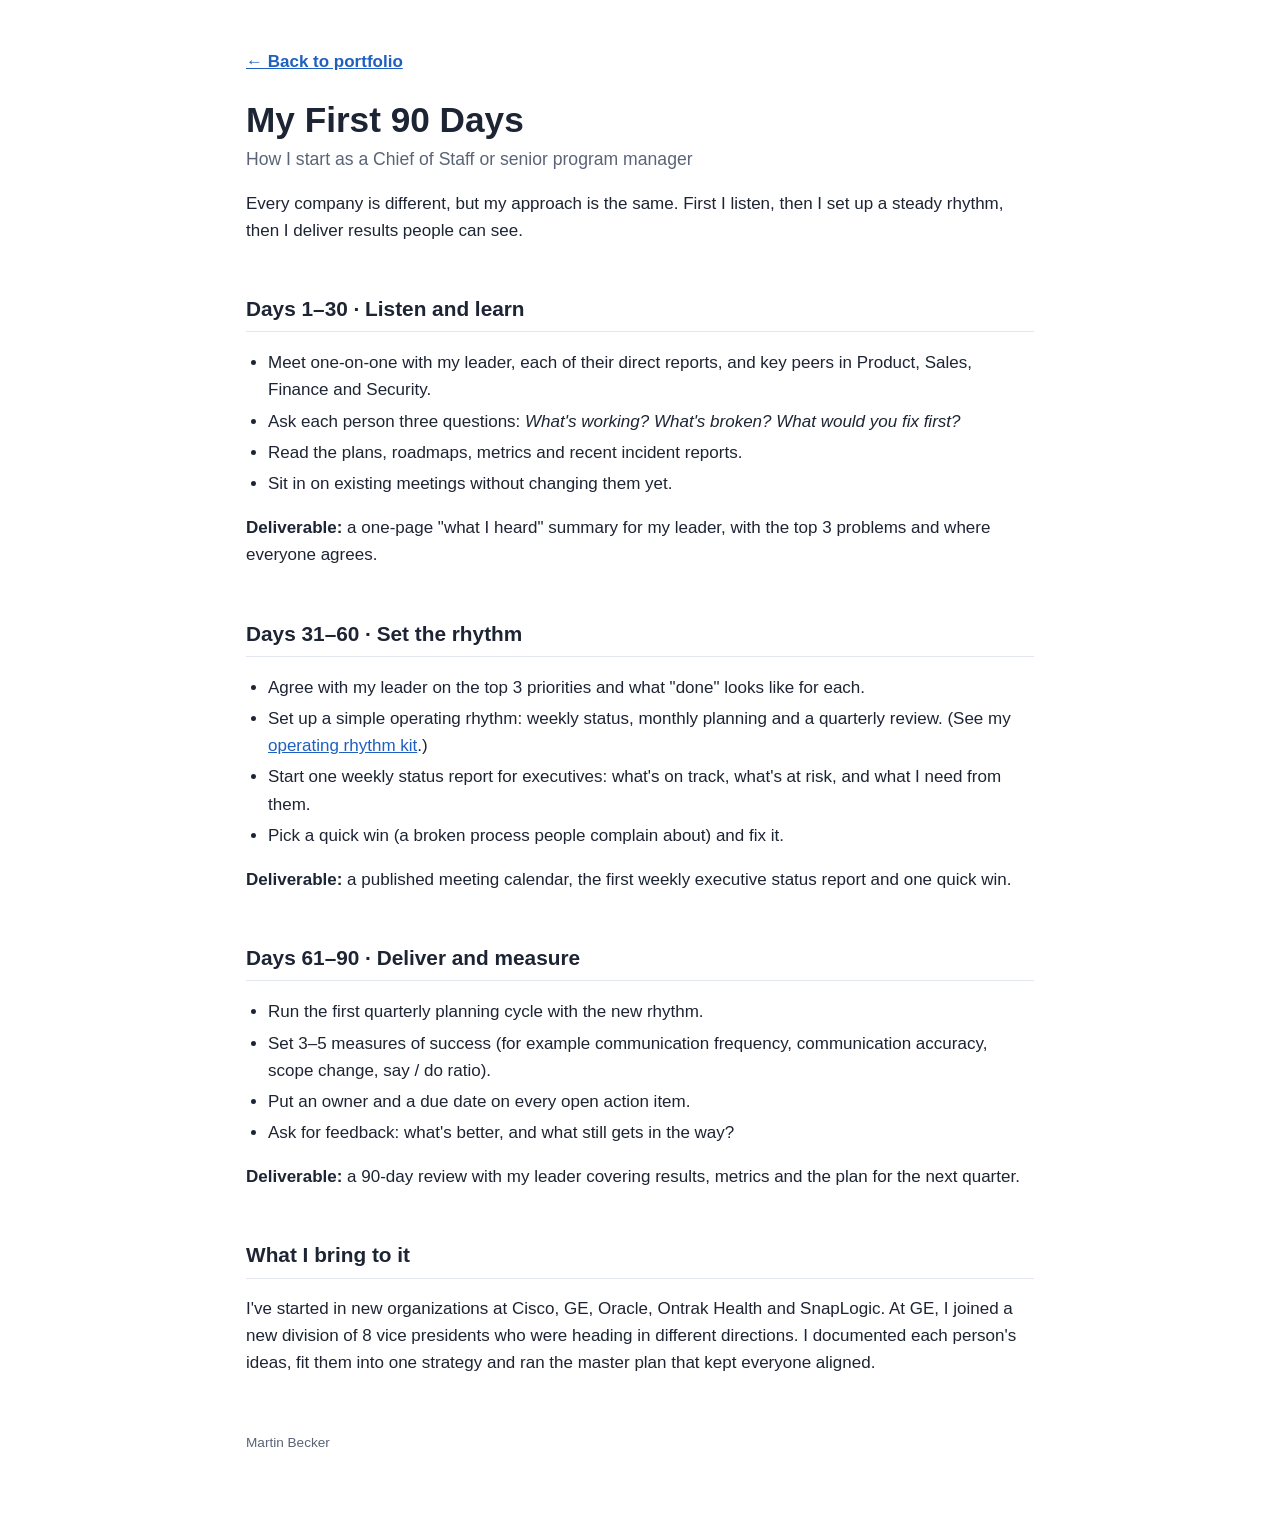
<file: first-90-days.html>
<!doctype html>
<html lang="en">
<head>
<meta charset="utf-8">
<meta name="viewport" content="width=device-width, initial-scale=1">
<title>First 90 Days Plan | Martin Becker</title>
<meta name="description" content="How I approach the first 90 days as a Chief of Staff or senior program manager: listen, set the rhythm, deliver.">
<link rel="stylesheet" href="style.css">
</head>
<body>
<main>
  <a class="back" href="index.html">← Back to portfolio</a>
  <h1>My First 90 Days</h1>
  <p class="tagline">How I start as a Chief of Staff or senior program manager</p>

  <p>Every company is different, but my approach is the same. First I listen, then I set up a steady rhythm, then I deliver results people can see.</p>

  <h2>Days 1–30 · Listen and learn</h2>
  <ul>
    <li>Meet one-on-one with my leader, each of their direct reports, and key peers in Product, Sales, Finance and Security.</li>
    <li>Ask each person three questions: <em>What's working? What's broken? What would you fix first?</em></li>
    <li>Read the plans, roadmaps, metrics and recent incident reports.</li>
    <li>Sit in on existing meetings without changing them yet.</li>
  </ul>
  <p><strong>Deliverable:</strong> a one-page "what I heard" summary for my leader, with the top 3 problems and where everyone agrees.</p>

  <h2>Days 31–60 · Set the rhythm</h2>
  <ul>
    <li>Agree with my leader on the top 3 priorities and what "done" looks like for each.</li>
    <li>Set up a simple operating rhythm: weekly status, monthly planning and a quarterly review. (See my <a href="operating-rhythm.html">operating rhythm kit</a>.)</li>
    <li>Start one weekly status report for executives: what's on track, what's at risk, and what I need from them.</li>
    <li>Pick a quick win (a broken process people complain about) and fix it.</li>
  </ul>
  <p><strong>Deliverable:</strong> a published meeting calendar, the first weekly executive status report and one quick win.</p>

  <h2>Days 61–90 · Deliver and measure</h2>
  <ul>
    <li>Run the first quarterly planning cycle with the new rhythm.</li>
    <li>Set 3–5 measures of success (for example communication frequency, communication accuracy, scope change, say / do ratio).</li>
    <li>Put an owner and a due date on every open action item.</li>
    <li>Ask for feedback: what's better, and what still gets in the way?</li>
  </ul>
  <p><strong>Deliverable:</strong> a 90-day review with my leader covering results, metrics and the plan for the next quarter.</p>

  <h2>What I bring to it</h2>
  <p>I've started in new organizations at Cisco, GE, Oracle, Ontrak Health and SnapLogic. At GE, I joined a new division of 8 vice presidents who were heading in different directions. I documented each person's ideas, fit them into one strategy and ran the master plan that kept everyone aligned.</p>

  <footer>Martin Becker</footer>
</main>
</body>
</html>
</file>
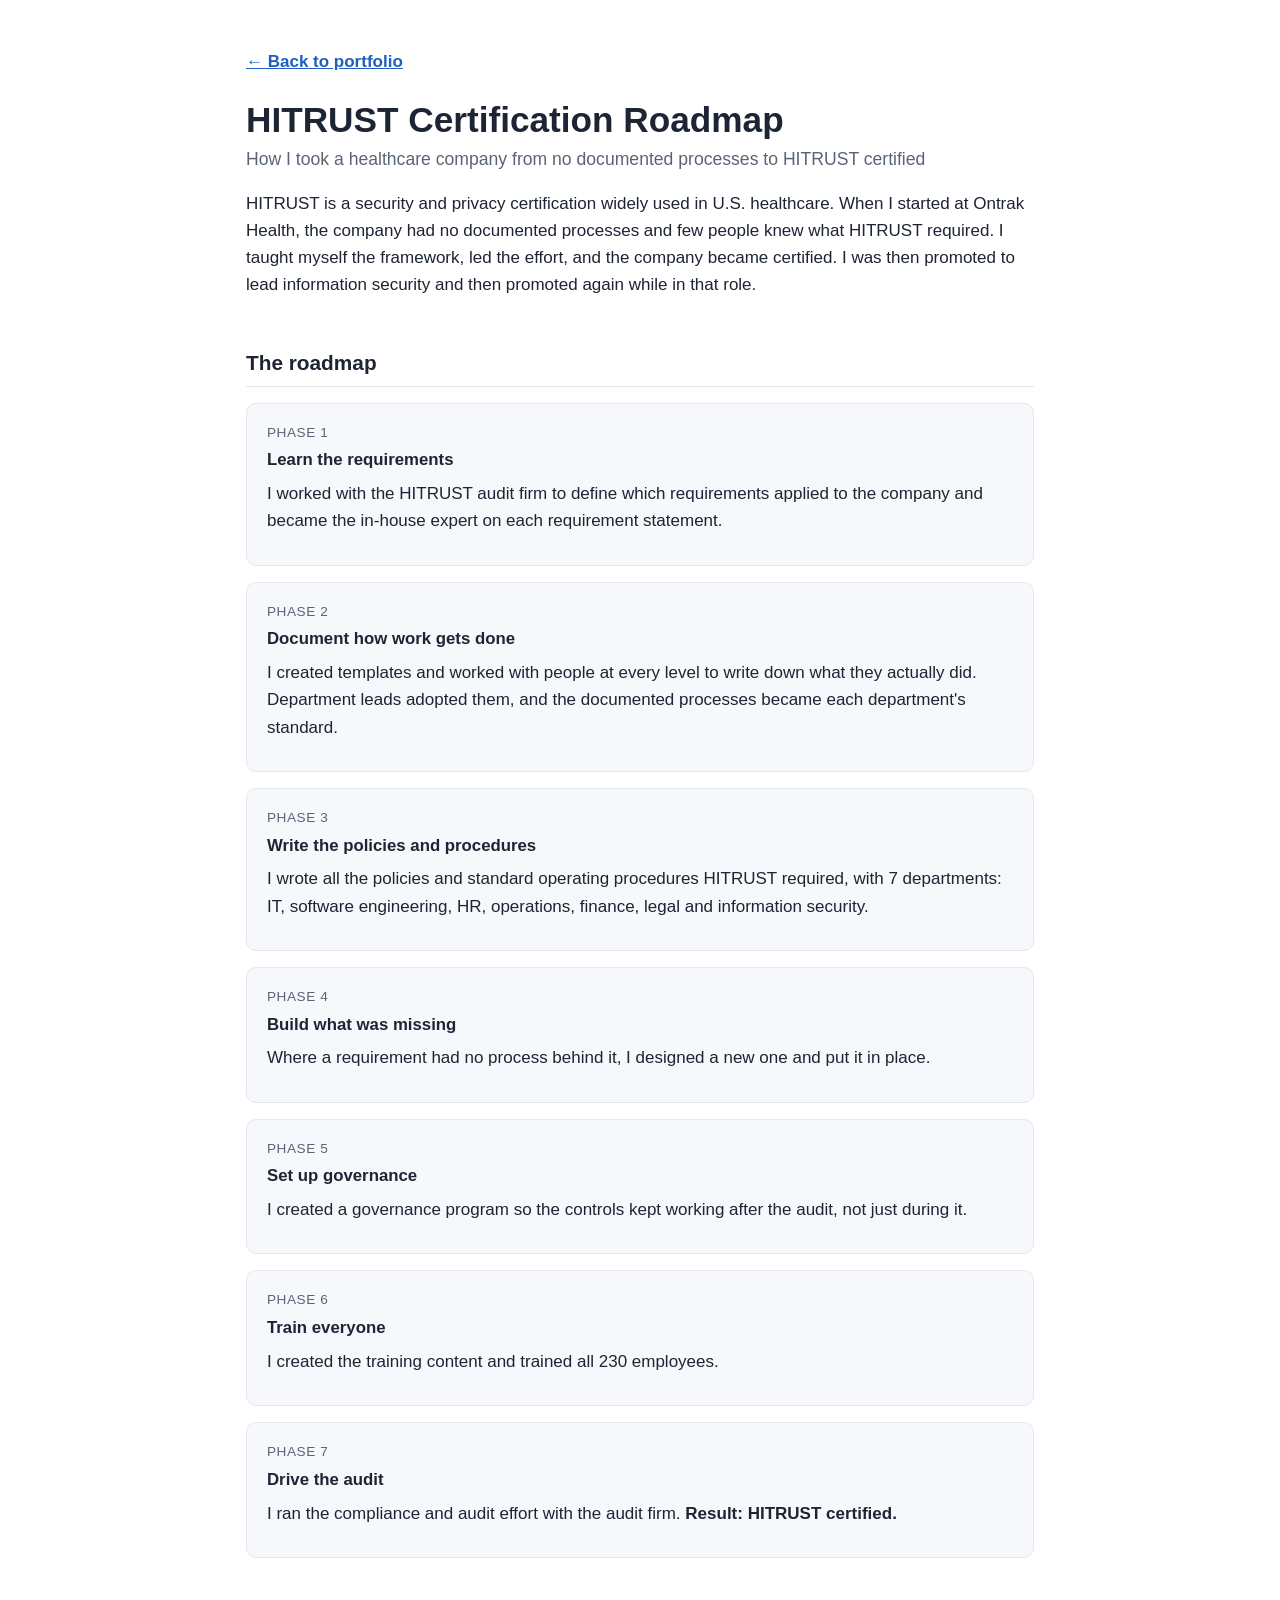
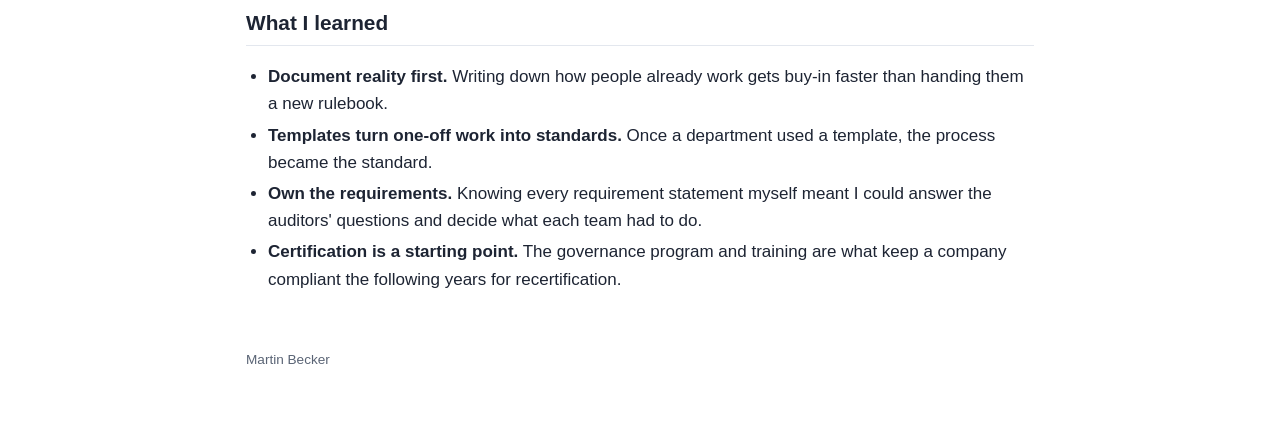
<file: hitrust-roadmap.html>
<!doctype html>
<html lang="en">
<head>
<meta charset="utf-8">
<meta name="viewport" content="width=device-width, initial-scale=1">
<title>HITRUST Roadmap | Martin Becker</title>
<meta name="description" content="How I led a healthcare company to HITRUST certification starting with no documented processes: the phases, the departments and the lessons.">
<link rel="stylesheet" href="style.css">
</head>
<body>
<main>
  <a class="back" href="index.html">← Back to portfolio</a>
  <h1>HITRUST Certification Roadmap</h1>
  <p class="tagline">How I took a healthcare company from no documented processes to HITRUST certified</p>

  <p>HITRUST is a security and privacy certification widely used in U.S. healthcare. When I started at Ontrak Health, the company had no documented processes and few people knew what HITRUST required. I taught myself the framework, led the effort, and the company became certified. I was then promoted to lead information security and then promoted again while in that role.</p>

  <h2>The roadmap</h2>
  <div class="cards">
    <div class="card">
      <div class="label">Phase 1</div>
      <h3>Learn the requirements</h3>
      <p>I worked with the HITRUST audit firm to define which requirements applied to the company and became the in-house expert on each requirement statement.</p>
    </div>
    <div class="card">
      <div class="label">Phase 2</div>
      <h3>Document how work gets done</h3>
      <p>I created templates and worked with people at every level to write down what they actually did. Department leads adopted them, and the documented processes became each department's standard.</p>
    </div>
    <div class="card">
      <div class="label">Phase 3</div>
      <h3>Write the policies and procedures</h3>
      <p>I wrote all the policies and standard operating procedures HITRUST required, with 7 departments: IT, software engineering, HR, operations, finance, legal and information security.</p>
    </div>
    <div class="card">
      <div class="label">Phase 4</div>
      <h3>Build what was missing</h3>
      <p>Where a requirement had no process behind it, I designed a new one and put it in place.</p>
    </div>
    <div class="card">
      <div class="label">Phase 5</div>
      <h3>Set up governance</h3>
      <p>I created a governance program so the controls kept working after the audit, not just during it.</p>
    </div>
    <div class="card">
      <div class="label">Phase 6</div>
      <h3>Train everyone</h3>
      <p>I created the training content and trained all 230 employees.</p>
    </div>
    <div class="card">
      <div class="label">Phase 7</div>
      <h3>Drive the audit</h3>
      <p>I ran the compliance and audit effort with the audit firm. <strong>Result: HITRUST certified.</strong></p>
    </div>
  </div>

  <h2>What I learned</h2>
  <ul>
    <li><strong>Document reality first.</strong> Writing down how people already work gets buy-in faster than handing them a new rulebook.</li>
    <li><strong>Templates turn one-off work into standards.</strong> Once a department used a template, the process became the standard.</li>
    <li><strong>Own the requirements.</strong> Knowing every requirement statement myself meant I could answer the auditors' questions and decide what each team had to do.</li>
    <li><strong>Certification is a starting point.</strong> The governance program and training are what keep a company compliant the following years for recertification.</li>
  </ul>

  <footer>Martin Becker</footer>
</main>
</body>
</html>
</file>
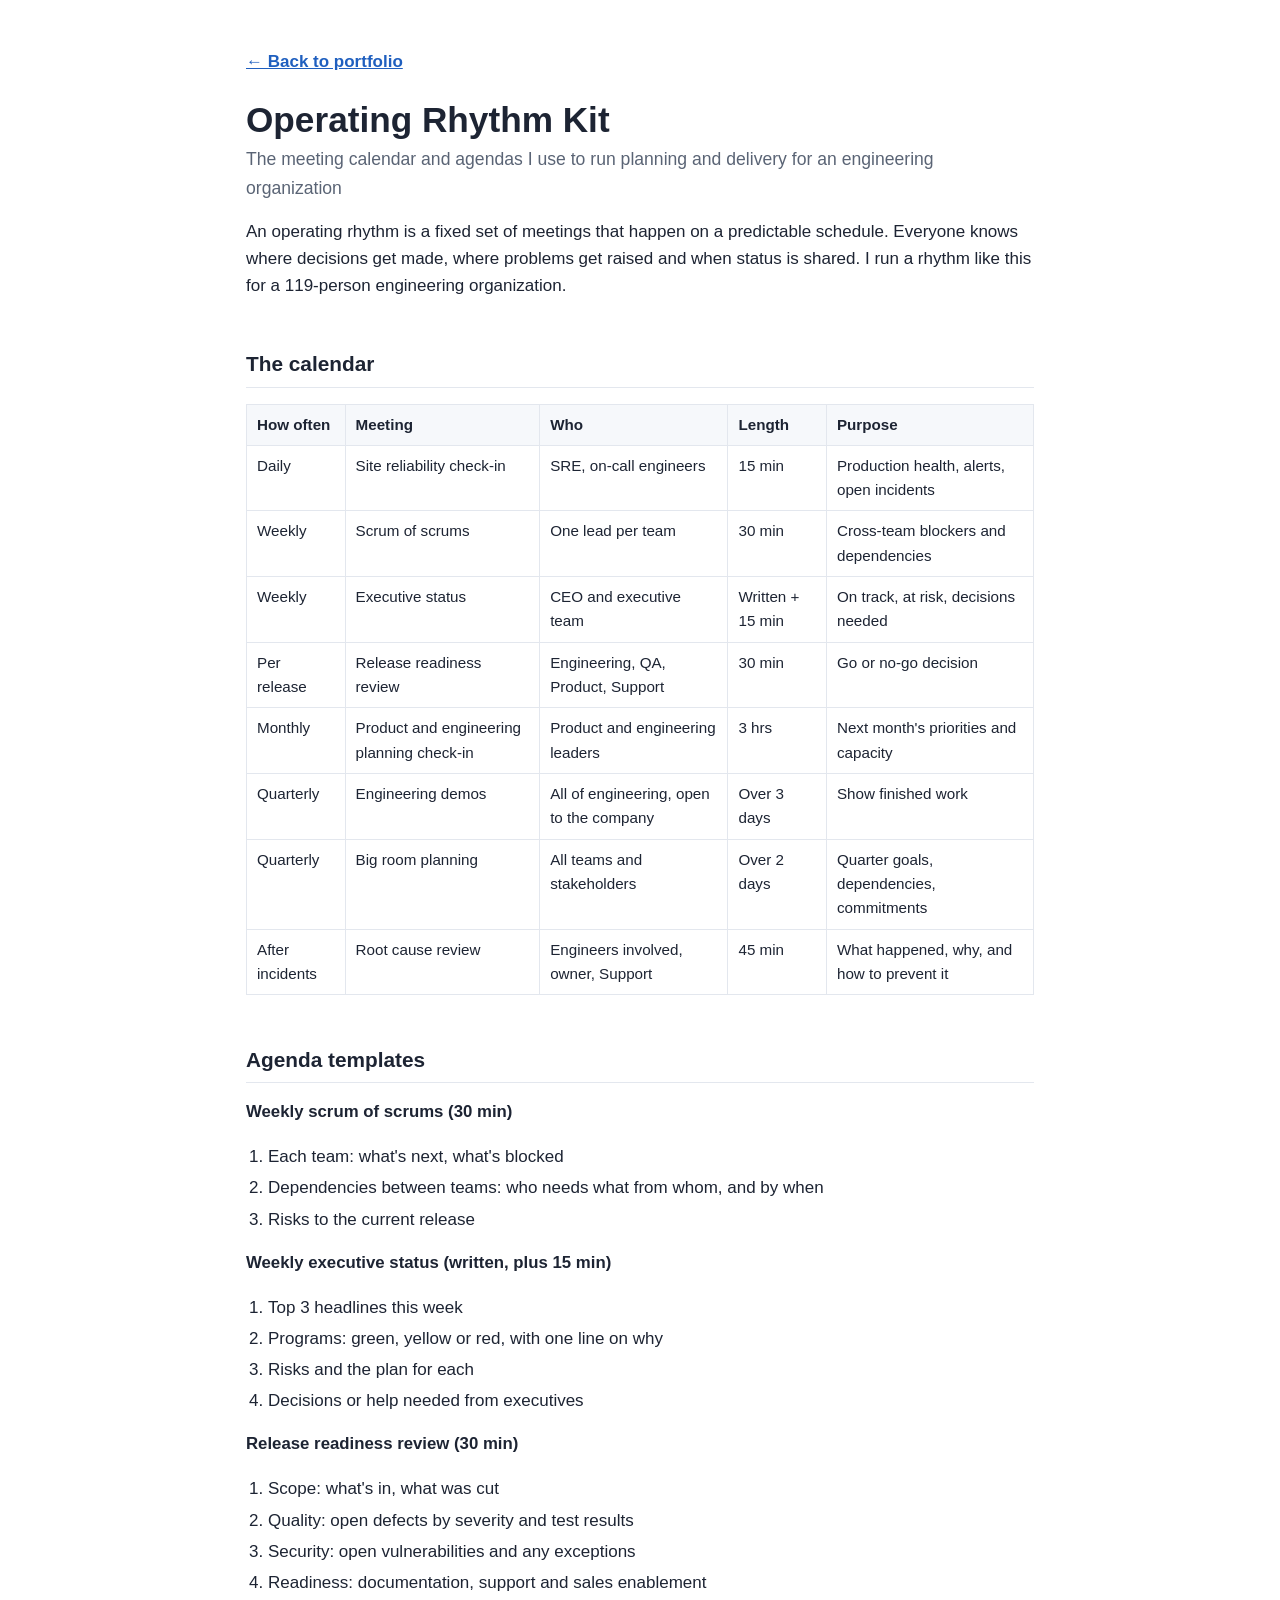
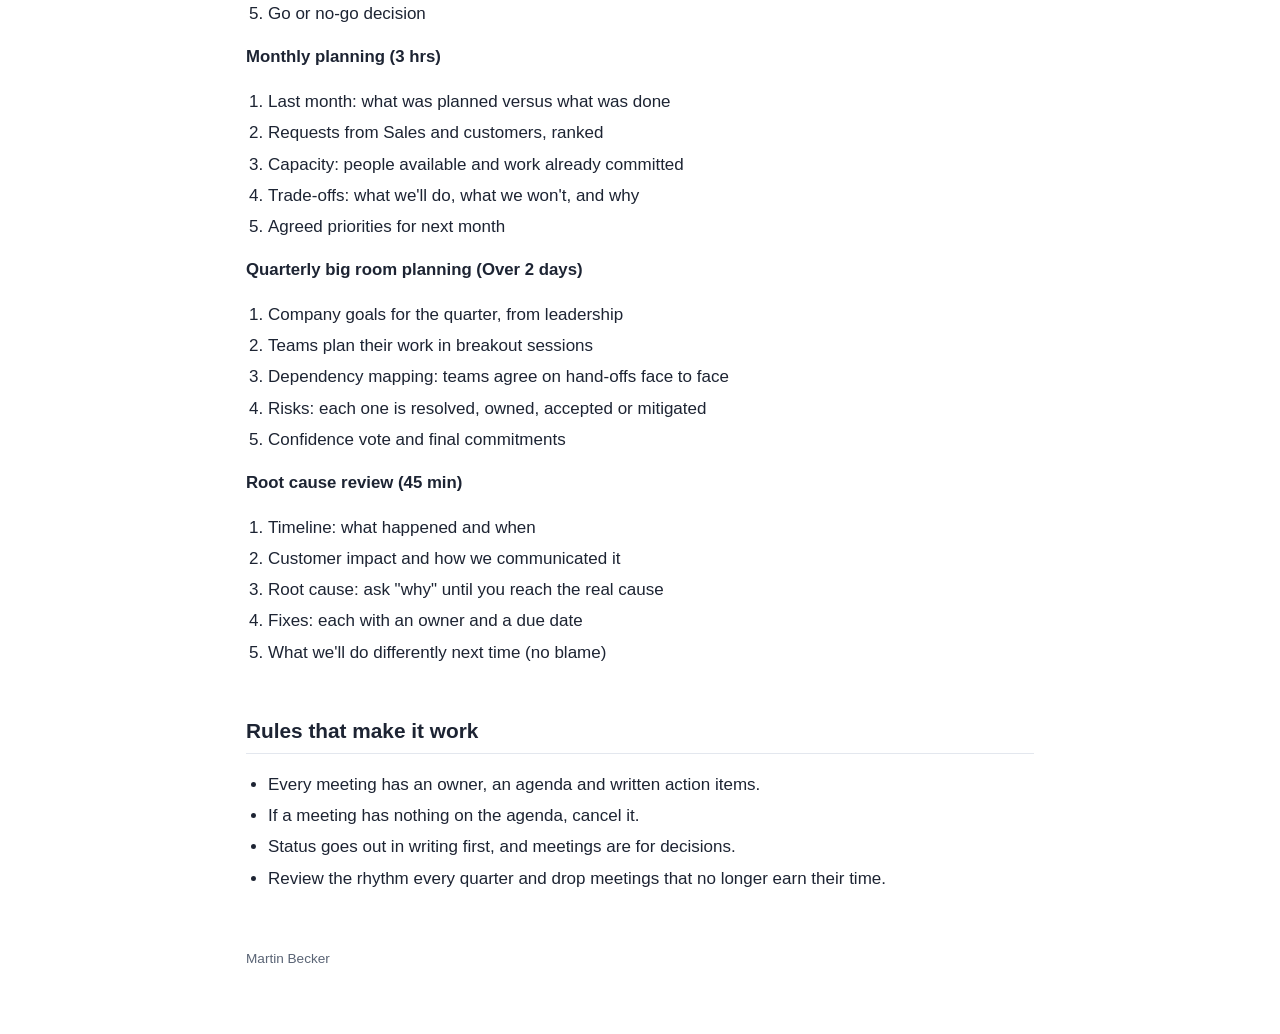
<file: operating-rhythm.html>
<!doctype html>
<html lang="en">
<head>
<meta charset="utf-8">
<meta name="viewport" content="width=device-width, initial-scale=1">
<title>Operating Rhythm Kit | Martin Becker</title>
<meta name="description" content="A daily, weekly, monthly and quarterly meeting calendar for an engineering organization, with an agenda template for each meeting.">
<link rel="stylesheet" href="style.css">
</head>
<body>
<main>
  <a class="back" href="index.html">← Back to portfolio</a>
  <h1>Operating Rhythm Kit</h1>
  <p class="tagline">The meeting calendar and agendas I use to run planning and delivery for an engineering organization</p>

  <p>An operating rhythm is a fixed set of meetings that happen on a predictable schedule. Everyone knows where decisions get made, where problems get raised and when status is shared. I run a rhythm like this for a 119-person engineering organization.</p>

  <h2>The calendar</h2>
  <div class="table-wrap"><table>
    <tr><th>How often</th><th>Meeting</th><th>Who</th><th>Length</th><th>Purpose</th></tr>
    <tr><td>Daily</td><td>Site reliability check-in</td><td>SRE, on-call engineers</td><td>15 min</td><td>Production health, alerts, open incidents</td></tr>
    <tr><td>Weekly</td><td>Scrum of scrums</td><td>One lead per team</td><td>30 min</td><td>Cross-team blockers and dependencies</td></tr>
    <tr><td>Weekly</td><td>Executive status</td><td>CEO and executive team</td><td>Written + 15 min</td><td>On track, at risk, decisions needed</td></tr>
    <tr><td>Per release</td><td>Release readiness review</td><td>Engineering, QA, Product, Support</td><td>30 min</td><td>Go or no-go decision</td></tr>
    <tr><td>Monthly</td><td>Product and engineering planning check-in</td><td>Product and engineering leaders</td><td>3 hrs</td><td>Next month's priorities and capacity</td></tr>
    <tr><td>Quarterly</td><td>Engineering demos</td><td>All of engineering, open to the company</td><td>Over 3 days</td><td>Show finished work</td></tr>
    <tr><td>Quarterly</td><td>Big room planning</td><td>All teams and stakeholders</td><td>Over 2 days</td><td>Quarter goals, dependencies, commitments</td></tr>
    <tr><td>After incidents</td><td>Root cause review</td><td>Engineers involved, owner, Support</td><td>45 min</td><td>What happened, why, and how to prevent it</td></tr>
  </table></div>

  <h2>Agenda templates</h2>

  <h3>Weekly scrum of scrums (30 min)</h3>
  <ol>
    <li>Each team: what's next, what's blocked</li>
    <li>Dependencies between teams: who needs what from whom, and by when</li>
    <li>Risks to the current release</li>
  </ol>

  <h3>Weekly executive status (written, plus 15 min)</h3>
  <ol>
    <li>Top 3 headlines this week</li>
    <li>Programs: green, yellow or red, with one line on why</li>
    <li>Risks and the plan for each</li>
    <li>Decisions or help needed from executives</li>
  </ol>

  <h3>Release readiness review (30 min)</h3>
  <ol>
    <li>Scope: what's in, what was cut</li>
    <li>Quality: open defects by severity and test results</li>
    <li>Security: open vulnerabilities and any exceptions</li>
    <li>Readiness: documentation, support and sales enablement</li>
    <li>Go or no-go decision</li>
  </ol>

  <h3>Monthly planning (3 hrs)</h3>
  <ol>
    <li>Last month: what was planned versus what was done</li>
    <li>Requests from Sales and customers, ranked</li>
    <li>Capacity: people available and work already committed</li>
    <li>Trade-offs: what we'll do, what we won't, and why</li>
    <li>Agreed priorities for next month</li>
  </ol>

  <h3>Quarterly big room planning (Over 2 days)</h3>
  <ol>
    <li>Company goals for the quarter, from leadership</li>
    <li>Teams plan their work in breakout sessions</li>
    <li>Dependency mapping: teams agree on hand-offs face to face</li>
    <li>Risks: each one is resolved, owned, accepted or mitigated</li>
    <li>Confidence vote and final commitments</li>
  </ol>

  <h3>Root cause review (45 min)</h3>
  <ol>
    <li>Timeline: what happened and when</li>
    <li>Customer impact and how we communicated it</li>
    <li>Root cause: ask "why" until you reach the real cause</li>
    <li>Fixes: each with an owner and a due date</li>
    <li>What we'll do differently next time (no blame)</li>
  </ol>

  <h2>Rules that make it work</h2>
  <ul>
    <li>Every meeting has an owner, an agenda and written action items.</li>
    <li>If a meeting has nothing on the agenda, cancel it.</li>
    <li>Status goes out in writing first, and meetings are for decisions.</li>
    <li>Review the rhythm every quarter and drop meetings that no longer earn their time.</li>
  </ul>

  <footer>Martin Becker</footer>
</main>
</body>
</html>
</file>
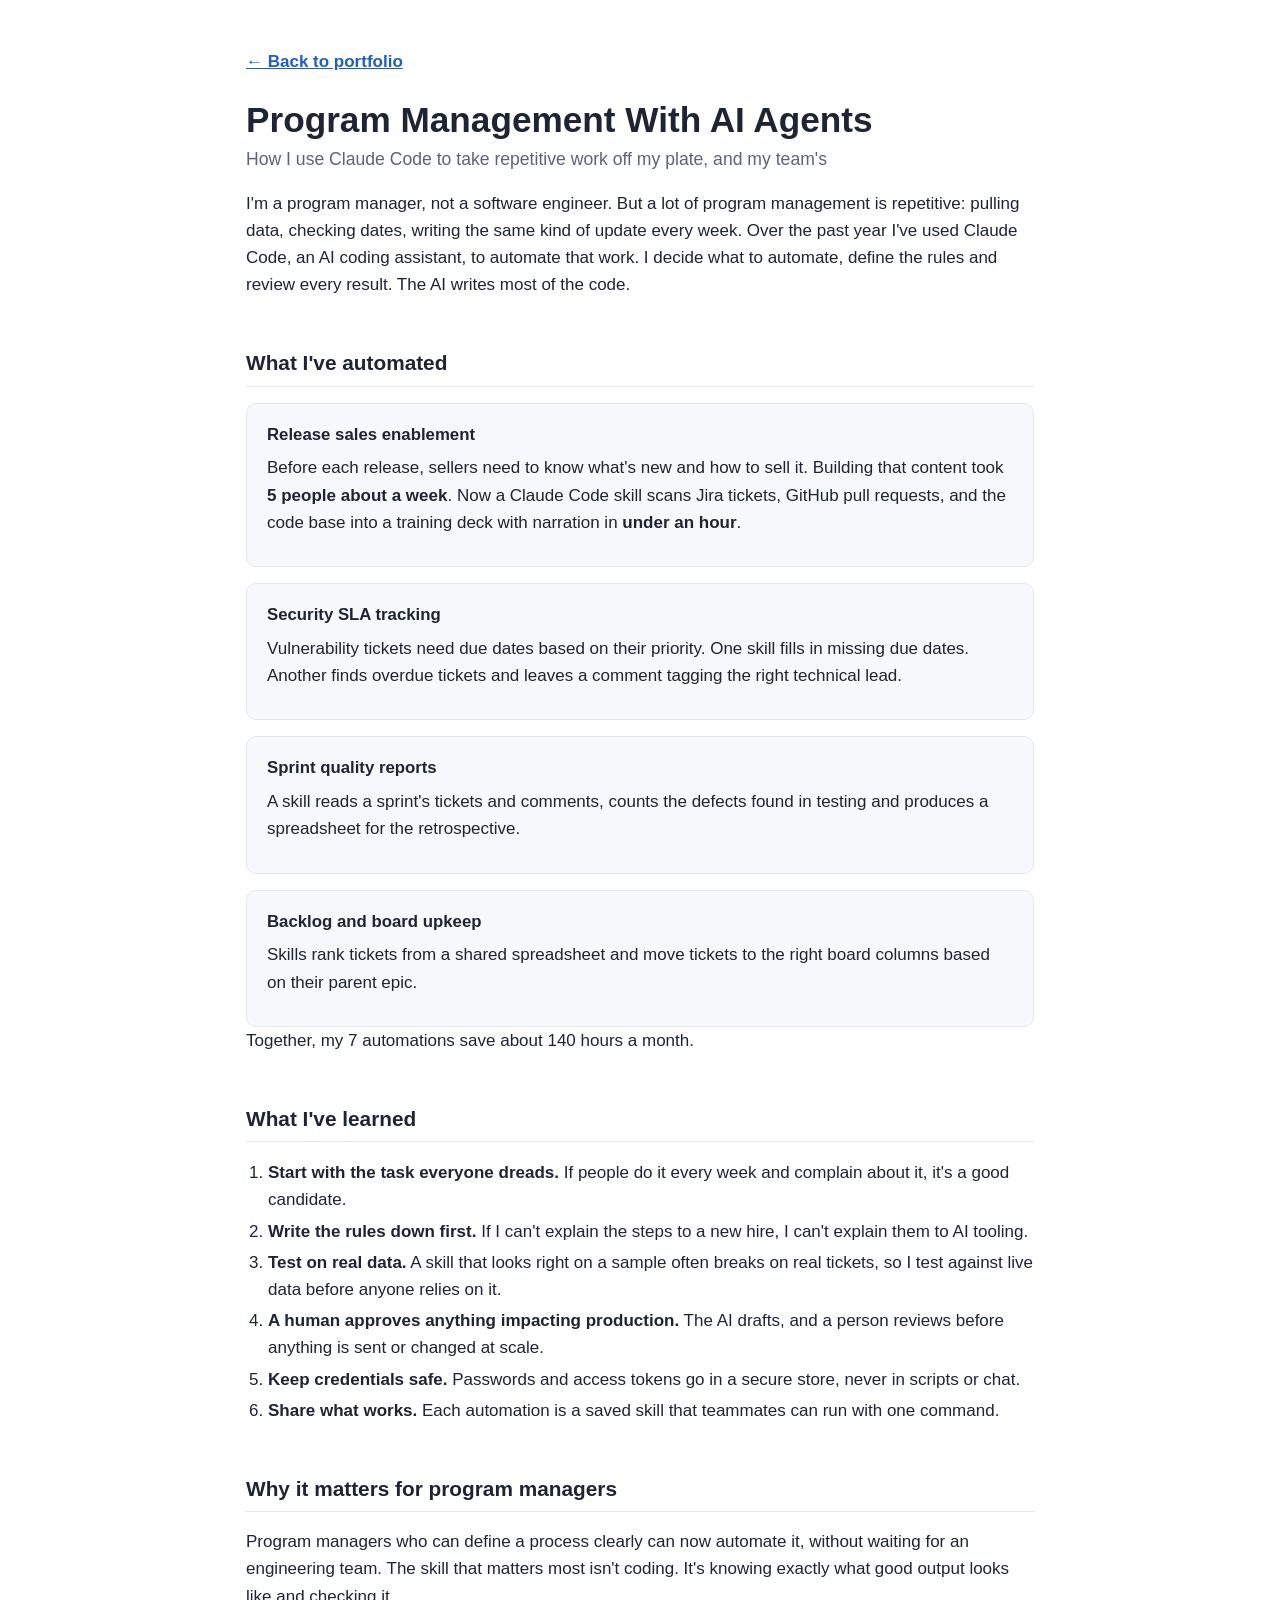
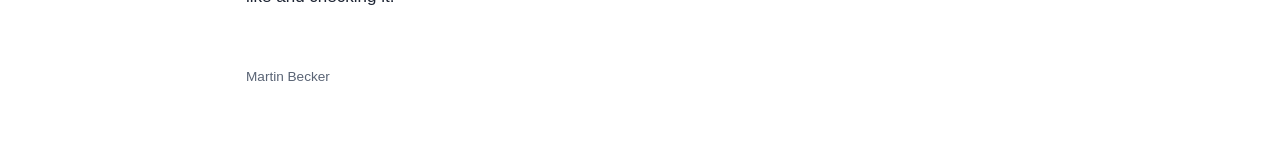
<file: pm-with-ai-agents.html>
<!doctype html>
<html lang="en">
<head>
<meta charset="utf-8">
<meta name="viewport" content="width=device-width, initial-scale=1">
<title>Program Management With AI Agents | Martin Becker</title>
<meta name="description" content="How a program manager with no coding background uses Claude Code to automate reporting, Jira work and release enablement.">
<link rel="stylesheet" href="style.css">
</head>
<body>
<main>
  <a class="back" href="index.html">← Back to portfolio</a>
  <h1>Program Management With AI Agents</h1>
  <p class="tagline">How I use Claude Code to take repetitive work off my plate, and my team's</p>

  <p>I'm a program manager, not a software engineer. But a lot of program management is repetitive: pulling data, checking dates, writing the same kind of update every week. Over the past year I've used Claude Code, an AI coding assistant, to automate that work. I decide what to automate, define the rules and review every result. The AI writes most of the code.</p>

  <h2>What I've automated</h2>
  <div class="cards">
    <div class="card">
      <h3>Release sales enablement</h3>
      <p>Before each release, sellers need to know what's new and how to sell it. Building that content took <strong>5 people about a week</strong>. Now a Claude Code skill scans Jira tickets, GitHub pull requests, and the code base into a training deck with narration in <strong>under an hour</strong>.</p>
    </div>
    <div class="card">
      <h3>Security SLA tracking</h3>
      <p>Vulnerability tickets need due dates based on their priority. One skill fills in missing due dates. Another finds overdue tickets and leaves a comment tagging the right technical lead.</p>
    </div>
    <div class="card">
      <h3>Sprint quality reports</h3>
      <p>A skill reads a sprint's tickets and comments, counts the defects found in testing and produces a spreadsheet for the retrospective.</p>
    </div>
    <div class="card">
      <h3>Backlog and board upkeep</h3>
      <p>Skills rank tickets from a shared spreadsheet and move tickets to the right board columns based on their parent epic.</p>
    </div>
  </div>
  <p>Together, my 7 automations save about 140 hours a month.</p>

  <h2>What I've learned</h2>
  <ol>
    <li><strong>Start with the task everyone dreads.</strong> If people do it every week and complain about it, it's a good candidate.</li>
    <li><strong>Write the rules down first.</strong> If I can't explain the steps to a new hire, I can't explain them to AI tooling.</li>
    <li><strong>Test on real data.</strong> A skill that looks right on a sample often breaks on real tickets, so I test against live data before anyone relies on it.</li>
    <li><strong>A human approves anything impacting production.</strong> The AI drafts, and a person reviews before anything is sent or changed at scale.</li>
    <li><strong>Keep credentials safe.</strong> Passwords and access tokens go in a secure store, never in scripts or chat.</li>
    <li><strong>Share what works.</strong> Each automation is a saved skill that teammates can run with one command.</li>
  </ol>

  <h2>Why it matters for program managers</h2>
  <p>Program managers who can define a process clearly can now automate it, without waiting for an engineering team. The skill that matters most isn't coding. It's knowing exactly what good output looks like and checking it.</p>

  <footer>Martin Becker</footer>
</main>
</body>
</html>
</file>
<file: style.css>
:root {
  --bg: #ffffff; --text: #1d2433; --muted: #5a6475; --line: #e3e7ee;
  --accent: #1f5fbf; --card: #f6f8fb;
  --low: #e3f4e8; --medium: #fff4d6; --high: #ffe2cc; --critical: #fbd5d5;
}
@media (prefers-color-scheme: dark) {
  :root { --bg: #11151c; --text: #e6e9ef; --muted: #9aa4b5; --line: #262d39; --accent: #7fb0ff; --card: #171c25;
    --low: #1d3a27; --medium: #3d3418; --high: #43291a; --critical: #4a1f22; }
}
* { box-sizing: border-box; }
body { margin: 0; background: var(--bg); color: var(--text);
  font: 17px/1.6 -apple-system, BlinkMacSystemFont, "Segoe UI", Roboto, Helvetica, Arial, sans-serif; }
main { max-width: 820px; margin: 0 auto; padding: 48px 16px 64px; }
h1 { font-size: 2.2rem; margin: 0 0 4px; line-height: 1.2; }
h2 { font-size: 1.3rem; margin: 48px 0 16px; padding-bottom: 6px; border-bottom: 1px solid var(--line); }
h3 { font-size: 1.05rem; margin: 0 0 6px; }
p { margin: 0 0 12px; }
a { color: var(--accent); }
.tagline { color: var(--muted); font-size: 1.1rem; margin-bottom: 16px; }
.links a { margin-right: 18px; font-weight: 600; }
.back { display: inline-block; margin-bottom: 24px; font-weight: 600; }
.cards { display: grid; gap: 16px; }
.card { background: var(--card); border: 1px solid var(--line); border-radius: 10px; padding: 18px 20px; }
.card .label { color: var(--muted); font-size: .85rem; text-transform: uppercase; letter-spacing: .04em; margin-bottom: 4px; }
.card ul { margin: 8px 0 0; padding-left: 20px; }
.card h3 a { text-decoration: none; }
.card h3 a:hover { text-decoration: underline; }
.role { margin-bottom: 18px; }
.role .where { color: var(--muted); font-size: .95rem; }
.tags { display: flex; flex-wrap: wrap; gap: 8px; padding: 0; list-style: none; margin: 0; }
.tags li { border: 1px solid var(--line); border-radius: 999px; padding: 3px 12px; font-size: .9rem; }
.note { color: var(--muted); font-size: .9rem; }
.table-wrap { overflow-x: auto; margin: 0 0 16px; }
table { border-collapse: collapse; width: 100%; font-size: .95rem; }
th, td { border: 1px solid var(--line); padding: 8px 10px; text-align: left; vertical-align: top; }
th { background: var(--card); }
.low { background: var(--low); } .medium { background: var(--medium); }
.high { background: var(--high); } .critical { background: var(--critical); }
pre { background: var(--card); border: 1px solid var(--line); border-radius: 8px; padding: 14px 16px;
  overflow-x: auto; font-size: .85rem; line-height: 1.5; }
code { font-family: ui-monospace, SFMono-Regular, Menlo, monospace; }
ol, ul { padding-left: 22px; }
li { margin-bottom: 4px; }
footer { color: var(--muted); font-size: .85rem; margin-top: 56px; }
</file>
